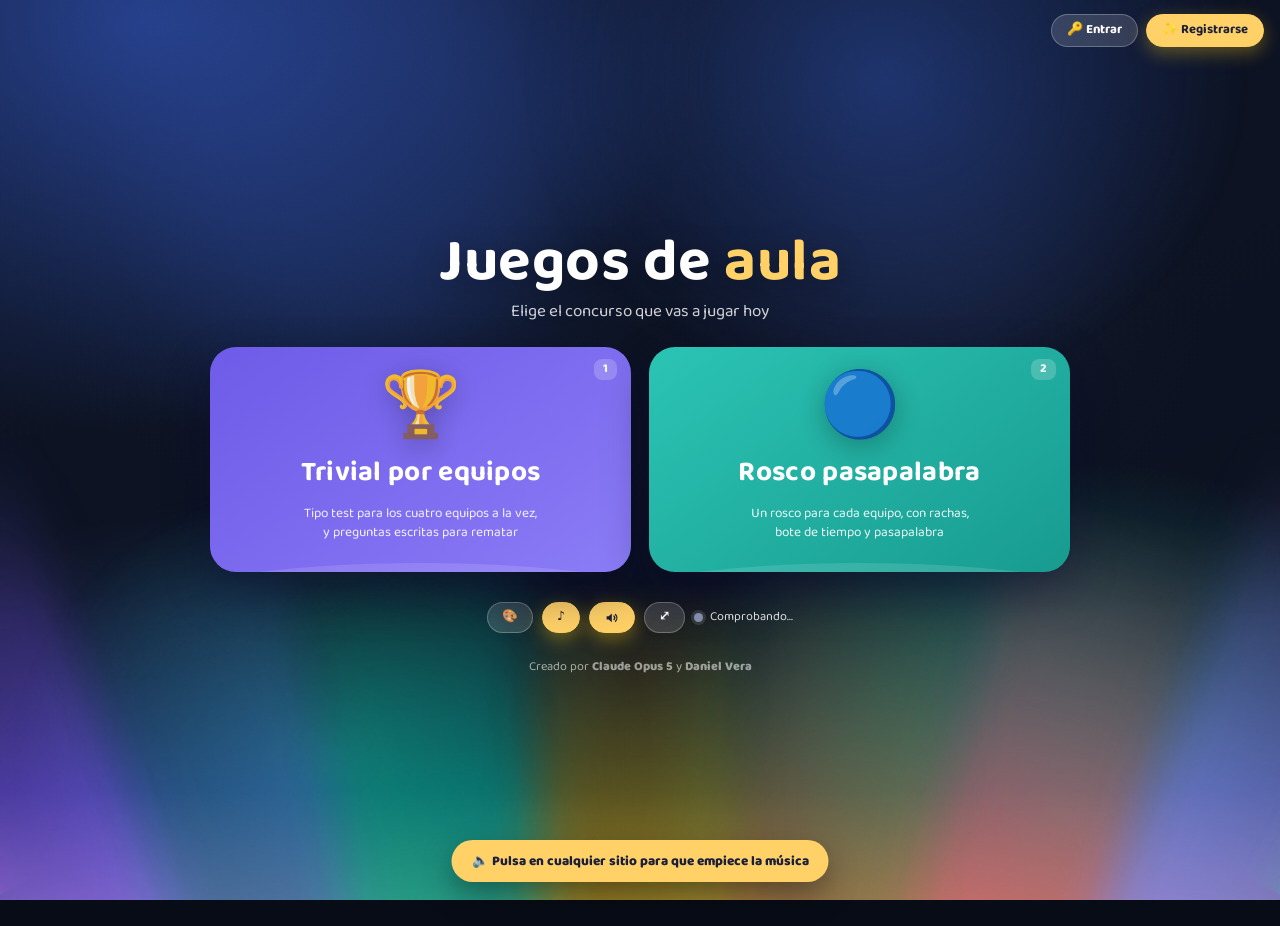
<file: index.html>
<!DOCTYPE html>
<html lang="es">
<head>
<meta charset="UTF-8">
<meta name="viewport" content="width=device-width, initial-scale=1.0, viewport-fit=cover">
<title>Juegos de aula · Trivial y Rosco</title>
<meta name="description" content="Trivial por equipos y Rosco tipo pasapalabra para proyectar en clase.">
<meta name="theme-color" content="#121A2E">
<link rel="icon" href="data:image/svg+xml,<svg xmlns='http://www.w3.org/2000/svg' viewBox='0 0 100 100'><text y='.9em' font-size='90'>🏆</text></svg>">
<link rel="preconnect" href="https://fonts.googleapis.com">
<link rel="preconnect" href="https://fonts.gstatic.com" crossorigin>
<link href="https://fonts.googleapis.com/css2?family=Baloo+2:wght@500;700;800&display=swap" rel="stylesheet">
<link rel="stylesheet" href="css/base.css?v=20261001b">
<link rel="stylesheet" href="css/juegos.css?v=20261001b">
<script src="js/tema.js?v=20261001b"></script>
<script src="js/anim.js?v=20261001b"></script>
<script src="js/rendimiento.js?v=20261001b"></script>
</head>
<body>
<div class="fondo"><i></i><i></i><i></i></div>

<!-- en el móvil no se puede jugar: la web es para proyectar -->
<div class="soloPizarra" id="soloPizarra" hidden>
  <div class="caja-movil">
    <div class="icono">🖥️</div>
    <h1>Esto se proyecta en clase</h1>
    <p><b>Juegos de aula</b> está pensado para la pizarra digital o el proyector: los cuatro
      equipos tienen que ver el marcador y las respuestas a la vez.</p>
    <p class="chico">Ábrelo en el ordenador de clase y a jugar. Desde el móvil se vería
      diminuto y los botones no darían juego.</p>
    <button class="btn" id="movilSeguir">Entrar igualmente</button>
  </div>
</div>
<!-- focos: viven fuera de las vistas para poder encenderse también
     en la pantalla final del trivial y del rosco -->
<div class="focos" id="focos" aria-hidden="true"></div>

<div class="escenario">

  <!-- ==================== MENÚ ==================== -->
  <section class="vista activa" id="vistaMenu">
    <!-- cuenta: «Entrar» y «Registrarse», o el usuario con su menú -->
    <div class="cuentaBar" id="cuentaBar"></div>
    <div class="menu">
      <div class="cabecera">
        <h1 id="tituloGrande">Juegos de <em>aula</em></h1>
        <p id="lema">Elige el concurso que vas a jugar hoy</p>
      </div>

      <!-- paso 1: elegir juego -->
      <div id="paso1" class="paso">
        <div class="eleccion">
          <button class="ficha" data-juego="trivial" style="--tinte:#6E5BE8;--tinte2:#8B7CF6">
            <span class="tecla">1</span>
            <span class="icono">🏆</span>
            <b>Trivial por equipos</b>
            <span>Tipo test para los cuatro equipos a la vez, y preguntas escritas para rematar</span>
          </button>
          <button class="ficha" data-juego="rosco" style="--tinte:#2BC4B4;--tinte2:#189B90">
            <span class="tecla">2</span>
            <span class="icono">🔵</span>
            <b>Rosco pasapalabra</b>
            <span>Un rosco para cada equipo, con rachas, bote de tiempo y pasapalabra</span>
          </button>
        </div>
      </div>

      <!-- paso 2: banco y a jugar -->
      <div id="paso2" class="detalle oculto">
        <button class="volver" id="volver">← Elegir otro juego</button>
        <h2 id="dTitulo"></h2>
        <div class="viz" id="dViz"></div>
        <p class="pitch" id="dPitch"></p>
        <div class="filaEq">
          <span class="etEq">Equipos</span>
          <div class="numEq" id="dEquipos" role="group" aria-label="Número de equipos">
            <button type="button" data-n="1">1</button>
            <button type="button" data-n="2">2</button>
            <button type="button" data-n="3">3</button>
            <button type="button" data-n="4">4</button>
          </div>
          <span class="pistaEq" id="dEqPista"></span>
        </div>
        <div class="filaSel">
          <select class="banco" id="dBanco" aria-label="Banco de preguntas"></select>
          <button class="jugar" id="dJugar">Jugar →</button>
        </div>
        <div class="filaImp">
          <button class="btnHoja oculto" id="dHoja">🖨 Imprimir hoja de respuestas</button>
          <button class="btnHoja oculto" id="dGuia">📄 PDF con las soluciones</button>
          <button class="btnHoja oculto" id="dTirada">🎲 Cambiar las preguntas aleatorias</button>
          <button class="btnHoja" id="dEnlace">🔗 Copiar enlace de juego</button>
        </div>
      </div>

      <div class="barraabajo">
        <button class="chip js-importar">⬆ Gestionar Preguntas</button>
        <button class="chip js-aj" title="Aspecto y sonido" aria-label="Aspecto y sonido">🎨</button>
        <button class="chip js-mus" title="Música" aria-label="Música">♪</button>
        <button class="chip js-sfx" title="Efectos de sonido" aria-label="Efectos de sonido">🔊</button>
        <button class="chip js-full" title="Pantalla completa" aria-label="Pantalla completa">⤢</button>
        <span class="estado"><span class="punto" id="punto"></span><span id="estadoTxt">Comprobando…</span></span>
      </div>

      <p class="creditos">Creado por <b>Claude Opus 5</b> y <b>Daniel Vera</b></p>
    </div>


    <!-- ---- preguntas aleatorias ---- -->
    <div class="capa" id="capaAleatorio">
      <div class="caja caja-izq alea">
        <h2>🎲 Preguntas aleatorias</h2>
        <p class="sub" id="aleSub"></p>
        <div class="aleFila">
          <div class="aleEt"><b>Tipo test</b><span id="aleDispT"></span></div>
          <div class="contador">
            <button type="button" data-paso="t" data-d="-1" aria-label="Una pregunta test menos">−</button>
            <input id="aleT" inputmode="numeric" aria-label="Preguntas tipo test" autocomplete="off">
            <button type="button" data-paso="t" data-d="1" aria-label="Una pregunta test más">+</button>
          </div>
        </div>
        <div class="aleFila">
          <div class="aleEt"><b>Respuesta escrita</b><span id="aleDispE"></span></div>
          <div class="contador">
            <button type="button" data-paso="e" data-d="-1" aria-label="Una pregunta escrita menos">−</button>
            <input id="aleE" inputmode="numeric" aria-label="Preguntas escritas" autocomplete="off">
            <button type="button" data-paso="e" data-d="1" aria-label="Una pregunta escrita más">+</button>
          </div>
        </div>
        <p class="aviso mal oculto" id="aleMal"></p>
        <p class="tenue aleTotal" id="aleTotal"></p>
        <div class="capa-pie">
          <button class="btn" id="aleNo">Cancelar</button>
          <button class="btn principal" id="aleSi">✔ Usar estas preguntas</button>
        </div>
      </div>
    </div>
  </section>

  <!-- ==================== TRIVIAL ==================== -->
  <section class="vista" id="vistaTrivial">
    <div class="cargando" id="cargando">
      <div class="spinner"></div>
      <div id="cargandoTxt">Cargando las preguntas…</div>
    </div>

    <div class="escena">
      <div class="topbar">
        <div class="marca"><b id="titulo">Trivial</b><span id="subtitulo">por equipos</span></div>
        <div class="herramientas">
          <button class="chip js-menu">← Menú</button>
          <button class="chip js-aj">🎨</button>
          <button class="chip js-ancho" title="Aprovechar toda la pantalla">⛶</button>
          <button class="chip js-full" title="Pantalla completa">⤢</button>
          <button class="chip" id="resetBtn" title="Reiniciar">↺</button>
        </div>
      </div>

      <div class="marcador" id="marcador"></div>

      <div class="tarjeta" style="flex:1">
        <div class="cabeza">
          <div class="numpreg" id="numpreg"></div>
          <div class="etiqueta test" id="etiqueta"></div>
        </div>
        <div class="barra"><i id="barra"></i></div>
        <div class="pregunta" id="pregunta"></div>

        <div class="opciones" id="opciones"></div>

        <div class="zonaEscrita oculto" id="zonaEscrita">
          <div class="solucion tapada" id="solucion">
            <div class="pista" id="pista">PULSA «MOSTRAR RESPUESTA»</div>
            <div class="val" id="valor"></div>
          </div>
          <div class="premios" id="premios"></div>
        </div>

        <div class="turnos" id="turnos"></div>
        <div class="pie">
          <button class="btn" id="anterior">← Anterior</button>
          <button class="btn principal" id="siguiente">Siguiente →</button>
        </div>
        <div class="atajos" id="atajosTrivial">
          <kbd>A</kbd><kbd>B</kbd><kbd>C</kbd><kbd>D</kbd> responder ·
          <kbd>←</kbd><kbd>→</kbd> navegar ·
          <kbd>1</kbd>–<kbd>4</kbd> dar punto en las escritas
        </div>
      </div>
    </div>

    <div class="capa" id="capa"><div class="caja" id="cajaTexto"></div></div>
  </section>

  <!-- ==================== ROSCO ==================== -->
  <section class="vista" id="vistaRosco">
    <div class="cargando" id="rcargando">
      <div class="spinner"></div>
      <div>Cargando los roscos…</div>
    </div>

    <div class="escena">
      <div class="topbar">
        <div class="marca"><b id="rtitulo">Rosco</b><span id="rsubtitulo">un rosco por equipo · modo racha</span></div>
        <div class="herramientas">
          <button class="chip js-menu">← Menú</button>
          <button class="chip" id="rcfgBtn">⏱ Tiempos</button>
          <button class="chip js-aj">🎨</button>
          <button class="chip js-ancho" title="Aprovechar toda la pantalla">⛶</button>
          <button class="chip js-full" title="Pantalla completa">⤢</button>
          <button class="chip" id="rresetBtn" title="Reiniciar">↺</button>
        </div>
      </div>

      <div class="marcador" id="rmarcador"></div>

      <div class="zonaRosco">
        <div class="roscocaja" id="rroscocaja">
          <div class="rosco" id="rrosco">
            <div class="centro">
              <div class="gr" id="rletraGrande">A</div>
              <div class="pie" id="rpieCentro"></div>
              <div class="rachaG" id="rrachaG"></div>
            </div>
          </div>
        </div>

        <div class="panel">
          <div class="phead">
            <div class="turnoEt" id="rturnoEt">Turno: Equipo 1</div>
          </div>
          <div class="relojes oculto" id="rrelojes">
            <div class="rel" id="rrelBote"><b id="rboteVal">—</b><span>BOTE DEL EQUIPO</span></div>
            <div class="rel" id="rrelLim"><b id="rlimVal">—</b><span>PARA ESTA LETRA</span></div>
          </div>
          <div class="zonaDef">
            <div class="modo" id="rmodo">EMPIEZA POR</div>
            <div class="definicion" id="rdefinicion"></div>
          </div>

          <!-- la caja de la solución ES el botón de revelar -->
          <button class="sol tapada" id="rsol">
            <span class="hint" id="rsolHint">👁 PULSA PARA VER LA SOLUCIÓN · PARA EL TIEMPO</span>
            <span class="val" id="rsolVal"></span>
          </button>

          <div class="acciones">
            <button class="acc si" id="rokBtn">ACIERTO<small>encadena y sigue</small></button>
            <button class="acc no" id="rnoBtn">FALLO<small>pasa el turno</small></button>
            <button class="acc pp" id="rppBtn">PASAPALABRA<small>queda pendiente</small></button>
          </div>
          <div class="atajos">
            <kbd>A</kbd> acierto · <kbd>F</kbd> fallo · <kbd>espacio</kbd> pasapalabra · <kbd>V</kbd> ver solución
          </div>
        </div>
      </div>
    </div>

    <div class="capa" id="rcapa"><div class="caja" id="rcajaTexto"></div></div>

    <div class="capa" id="rcapaCfg"><div class="caja cfg">
      <h2>⏱ Tiempos</h2>
      <label class="linea"><input type="checkbox" id="rcBote"> Bote de tiempo por equipo</label>
      <div class="linea sub" id="rsubBote">
        <span>Cada equipo dispone de</span>
        <input type="number" id="rcBoteSeg" min="30" max="900" step="15">
        <span>segundos en total, que solo corren en su turno.</span>
      </div>
      <label class="linea"><input type="checkbox" id="rcLim"> Límite de tiempo por pregunta</label>
      <div class="linea sub" id="rsubLim">
        <span>Cada letra se responde en</span>
        <input type="number" id="rcLimSeg" min="5" max="180" step="5">
        <span>segundos. Al agotarse</span>
        <select id="rcLimAcc">
          <option value="pp">pasa palabra y sigue el turno siguiente</option>
          <option value="no">cuenta como fallo</option>
        </select>
      </div>
      <p class="nota">Puedes cambiarlo en mitad de la partida. Cambiar la duración del bote reinicia
        los botes de los cuatro equipos. Sin ningún límite, un equipo fuerte puede encadenar quince
        letras mientras los otros tres esperan: conviene activar al menos el bote.</p>
      <div class="dos">
        <button class="btn" id="rcfgCancel">Cancelar</button>
        <button class="btn principal" id="rcfgOk">Aplicar</button>
      </div>
    </div></div>
  </section>

  <!-- ==================== PREGUNTAS ==================== -->
  <section class="vista" id="vistaImportar">
    <div class="pagina">
      <div class="cab">
        <div>
          <h1 id="impTitulo">⬆ Mis bancos de preguntas</h1>
          <p id="impSub">Aquí añades preguntas nuevas y repasas las que ya tienes.</p>
        </div>
        <div class="nav">
          <button class="chip js-menu">← Menú</button>
          <button class="chip js-aj">🎨 Aspecto</button>
        </div>
      </div>

      <!-- ---- selector de sección: solo se ve una ---- -->
      <div class="secciones">
        <button class="pestana act" data-sec="bancos">🗒 Mis bancos</button>
        <button class="pestana" data-sec="anadir">📥 Añadir o crear</button>
        <button class="pestana" data-sec="ia">🤖 Crear con IA</button>
        <button class="pestana soloAdmin" data-sec="usuarios">👥 Usuarios</button>
      </div>

      <!-- ---- lista ---- -->
      <section class="tarjeta" id="secBancos">
        <div class="cabTarjeta">
          <h2 id="tituloLista">🗒 Mis bancos</h2>
          <div class="grupo">
            <button class="btn soloAdmin" id="btnMigrar" title="Copia al banco general los bancos de la hoja de Google de la versión anterior">⇪ Traer de la hoja antigua</button>
            <button class="btn" id="btnProbar">🔄 Actualizar</button>
          </div>
        </div>
        <div id="estadoConex" class="aviso ojo">Comprobando la conexión…</div>
        <div class="filaPestanas">
          <div class="pestanas">
            <button class="pestana act" data-lista="trivial">🏆 Trivial</button>
            <button class="pestana" data-lista="rosco">🔵 Rosco</button>
          </div>
        </div>
        <div class="listaBancos scrollable" id="listaBancos"></div>
        <p class="tenue" id="pieLista"></p>
      </section>

      <!-- ---- añadir: crear desde cero o importar un CSV ---- -->
      <section class="tarjeta oculto" id="secAnadir">
        <div class="cabTarjeta">
          <h2>📥 Añadir un banco</h2>
          <button class="ayuda" id="btnFormato" title="Cómo es el formato del CSV"
                  aria-label="Cómo es el formato del CSV">?</button>
        </div>

        <div class="crearCero">
          <div class="crearTexto">
            <b>✨ Créalo desde cero</b>
            <span class="tenue">con el editor visual, pregunta a pregunta</span>
          </div>
          <div class="grupo">
            <button class="btn principal" data-crear="trivial">🏆 Nuevo trivial</button>
            <button class="btn principal" data-crear="rosco">🔵 Nuevo rosco</button>
          </div>
        </div>

        <div class="separaO"><span>o impórtalo en CSV</span></div>

        <div id="panelPegar">
          <p class="tenue">Pega lo que te ha dado la IA, o arrastra un archivo <b>.csv</b>. La primera línea
            (<b>TRIVIAL</b> o <b>ROSCO</b>) dice a qué juego va; puede haber varios bancos seguidos.</p>

          <div id="filaNombre">
            <label for="nombreBanco" style="font-weight:800;font-size:13.5px">Nombre del banco (como aparecerá en el menú)</label>
            <input type="text" id="nombreBanco" class="campo"
                   placeholder="Se rellena solo con el título del CSV; puedes cambiarlo">
          </div>

          <div class="soltar" id="soltar">Arrastra aquí un archivo <b>.csv</b> · o pégalo en el cuadro</div>
          <textarea id="entrada" spellcheck="false" autocomplete="off"
            placeholder="TRIVIAL;Repaso de Ciencias&#10;TEST;¿Cuál es la capital de Portugal?;Oporto;Lisboa;Madrid;Braga;B&#10;ESCRITA;¿Cómo se llama el erizo azul de los videojuegos?;Sonic"></textarea>

          <div class="botones reparto">
            <div class="grupo">
              <button class="btn principal" id="btnValidar">Comprobar</button>
              <button class="btn" id="btnGuardar" disabled>Guardar</button>
              <button class="btn" id="btnEditarImp" disabled>✏️ Abrir en el editor</button>
            </div>
            <div class="grupo">
              <button class="btn" id="btnLimpiar">Vaciar</button>
            </div>
          </div>


          <div id="previa"></div>
        </div>
      </section>

    <!-- ---- ventana: resultado de comprobar o de guardar ---- -->
    <div class="capa" id="capaAviso">
      <div class="caja caja-izq cajaAviso">
        <h2 id="avisoTit">📋 Comprobación</h2>
        <div class="avisoCuerpo scrollable" id="resultado"></div>
        <div class="botones" style="margin-top:14px">
          <button class="btn principal" id="avisoCerrar">Cerrar</button>
        </div>
      </div>
    </div>

    <!-- ---- ventana: cómo es el formato del CSV ---- -->
    <div class="capa" id="capaFormato">
      <div class="caja caja-izq">
        <h2>📄 Cómo es el formato</h2>
        <div class="formatoCsv scrollable">
            
            <p>Una línea por elemento, con los campos separados por punto y coma. La primera palabra de cada
              línea dice qué es. Si un texto lleva un <code>;</code> dentro, va entre comillas.</p>
            <pre>TRIVIAL;Título del banco
TEST;Pregunta;opción A;opción B;opción C;opción D;letra correcta
ESCRITA;Pregunta;respuesta</pre>
            <pre>ROSCO;Título del banco
SEGUNDOS;150                     (opcional: bote de cada equipo)
EQUIPO;Equipo 1
LETRA;A;EMPIEZA;definición;solución
LETRA;Ñ;CONTIENE;definición;solución
EQUIPO;Equipo 2
…</pre>
            <p class="tenue">Se puede abrir y editar con Excel. Las líneas que empiezan por # se ignoran.</p>
          
        </div>
        <div class="botones" style="margin-top:14px">
          <button class="btn principal" id="fmtCerrar">Entendido</button>
        </div>
      </div>
    </div>

      <!-- ---- generar con una IA ---- -->
      <section class="tarjeta oculto" id="secIA">
        <h2>🤖 Generar las preguntas con una IA</h2>
        <div id="panelIA">
          <p>Pídele el banco entero a una IA con uno de estos prompts: te lo devolverá en CSV, línea a
            línea, y solo hay que pegarlo en <b>📥 Añadir o crear</b>. Cambia lo que va
            <code>ENTRE CORCHETES</code> (curso, temas, número de preguntas…).</p>
          <div class="botones reparto">
            <div class="grupo">
              <button class="btn principal" data-prompt="trivial">🏆 Prompt para el Trivial</button>
              <button class="btn principal" data-prompt="rosco">🔵 Prompt para el Rosco</button>
            </div>
            <div class="grupo">
              <button class="btn" id="btnComoVa">💡 ¿Cómo funciona?</button>
            </div>
          </div>
          <div id="zonaPrompt" class="oculto">
            <textarea id="promptTexto" spellcheck="false"
              aria-label="Texto del prompt, se puede editar"></textarea>
            <!-- una sola fila: nota a la izquierda, «Copiar» en el centro y
                 «Restaurar» a la derecha. Así el botón de copiar queda con el
                 mismo aire por arriba (hasta la caja del prompt) que por abajo
                 (hasta las cajas de las IA) -->
            <div class="filaCopiar">
              <span class="tenue" id="promptNota">Puedes editarlo: los cambios se guardan solos.</span>
              <button class="btn principal" id="btnCopiarPrompt">📋 Copiar el prompt</button>
              <button class="mini" id="btnRestaurar">↺ Restaurar el prompt</button>
            </div>

            <div class="dosIA">
              <div class="grupoIA">
                <p class="tenue">↗ <b>Con el prompt ya escrito</b><br>solo hay que enviarlo</p>
                <div class="botones centrado" style="margin-top:0">
                  <button class="btn ia" data-ia="chatgpt">ChatGPT</button>
                  <button class="btn ia" data-ia="claude">Claude</button>
                </div>
              </div>
              <div class="grupoIA">
                <p class="tenue">📋 <b>Hay que pegarlo a mano</b><br>ábrelas y pega con Ctrl+V</p>
                <div class="botones centrado" style="margin-top:0">
                  <button class="btn ia" data-ia="gemini">Gemini</button>
                  <button class="btn ia" data-ia="deepseek">DeepSeek</button>
                </div>
              </div>
            </div>
            <p class="aviso oculto" id="promptAviso"></p>
            <p class="tenue" style="text-align:center;margin:0">
              En las cuatro hay que tener la sesión iniciada allí.</p>
          </div>
          <div id="zonaComo" class="oculto">
            <ol>
              <li>Copia el prompt y pégaselo a la IA (Claude, ChatGPT, Gemini…). Cambia lo que está
                <code>ENTRE CORCHETES</code>: curso, temas, número de preguntas o de equipos…</li>
              <li>La IA contesta con un bloque de texto que empieza por <code>TRIVIAL;</code> o <code>ROSCO;</code>.
                Cópialo entero (casi todas tienen un botón «Copiar» en la esquina del bloque).</li>
              <li>Ve a <b>📥 Añadir o crear</b>, pégalo y pulsa <b>Comprobar</b>. Si alguna línea falla, sale su
                número: pégale los mensajes a la IA tal cual, o abre el banco en el <b>✏️ editor</b> y corrígelo allí.</li>
              <li>Con todo en verde, pulsa <b>Guardar</b>. Ya aparece en el menú de juego.</li>
            </ol>
            <p class="tenue">Repasa siempre las respuestas antes de clase: las IA fallan más de lo que
              parece con datos de actualidad, récords y nombres propios poco comunes.</p>
          </div>
        </div>
      </section>

      <!-- ---- usuarios (solo administrador) ---- -->
      <section class="tarjeta oculto soloAdmin" id="secUsuarios">
        <div class="cabTarjeta">
          <h2 id="usTitulo">👥 Usuarios</h2>
          <div class="grupo">
            <button class="btn oculto" id="usVolver">← Todos los usuarios</button>
            <button class="btn" id="usRecargar">🔄 Actualizar</button>
          </div>
        </div>
        <div id="usEstado" class="aviso ojo oculto"></div>
        <div id="usVista">
          <div class="listaBancos scrollable alta" id="usLista"></div>
        </div>
        <div id="usDetalle" class="oculto">
          <div class="barraSel">
            <label class="selTodos"><input type="checkbox" id="usTodos"> Todos</label>
            <span class="tenue" id="usCuenta">Ninguno seleccionado</span>
            <div class="acc">
              <button class="mini" id="usRenombrar" disabled>🏷 Renombrar</button>
              <button class="mini" id="usCopiar" disabled>⇪ Copiar al banco general</button>
              <button class="mini rojo" id="usBorrar" disabled>🗑 Borrar</button>
            </div>
          </div>
          <div class="listaBancos scrollable alta" id="usBancos"></div>
        </div>
        <p class="tenue" id="usPie"></p>
      </section>
    </div>

  </section>


  <!-- ==================== EDITOR ==================== -->
  <!-- lo construye js/editor.js la primera vez que se abre -->
  <section class="vista" id="vistaEditor"></section>

</div>

<script src="js/audio.js?v=20261001b"></script>
<script src="js/dialogo.js?v=20261001b"></script>
<script src="js/fx.js?v=20261001b"></script>
<script src="js/fondo.js?v=20261001b"></script>
<script src="js/hoja.js?v=20261001b"></script>
<script src="js/vendor/supabase.js?v=2.116.0"></script>
<script src="js/config.js?v=20261001b"></script>
<script src="js/nube.js?v=20261001b"></script>
<script src="js/csv.js?v=20261001b"></script>
<script src="js/store.js?v=20261001b"></script>
<script src="js/ajustes.js?v=20261001b"></script>
<script src="js/trivial.js?v=20261001b"></script>
<script src="js/rosco.js?v=20261001b"></script>
<script src="js/importar.js?v=20261001b"></script>
<script src="js/editor.js?v=20261001b"></script>
<script src="js/admin.js?v=20261001b"></script>
<script src="js/cuenta.js?v=20261001b"></script>
<script src="js/menu.js?v=20261001b"></script>
<script src="js/app.js?v=20261001b"></script>
</body>
</html>
</file>
<file: css/base.css>
/* =========================================================
   Trivial & Rosco de aula · hoja de estilo común
   Reglas de rendimiento (proyector de aula, portátil modesto):
   - sólo se animan transform y opacity
   - ninguna animación de feedback pasa de 420 ms
   - nada bloquea la acción del maestro: el estado cambia ya,
     la animación es decorado que va por detrás
   ========================================================= */

*{margin:0;padding:0;box-sizing:border-box}

:root{
  /* ---- superficies y texto (los temas oscuros los cambian) ---- */
  --panel:#ffffff;
  --ink:#151A3A;
  --muted:#7A8199;
  --line:#E4E7F2;
  --soft:#F4F6FC;
  --calido:#FFF8EE;        /* cajas de "solución" */
  --calido-borde:#F0C98A;
  --calido-texto:#B8560C;
  --calido-tenue:#C2610F;

  /* ---- color de marca ---- */
  --violeta:#6E5BE8;
  --violeta2:#8B7CF6;
  --turquesa:#2BC4B4;
  --oro:#F5C518;
  --coral:#FF5D73;
  --verde:#22A45D;
  --naranja:#FF8A3D;
  --azul:#4C8DFF;

  /* ---- fondo ---- */
  --bgA:#6E5BE8;           /* halo superior izquierdo */
  --bgB:#2BC4B4;           /* halo inferior derecho */
  --bgC:#3A2E8C;           /* degradado base, arriba */
  --bgD:#241a63;           /* degradado base, abajo */
  --orb1:#7C5BF0; --orb2:#22C7B6; --orb3:#F5C518;

  /* ---- equipos ---- */
  --e1:#4C8DFF; --e2:#FF8A3D; --e3:#2BC4B4; --e4:#FF5D73;

  --r-l:14px; --r-m:18px; --r-xl:26px;
  --sombra:0 22px 55px rgba(12,8,50,.38);
  --rapido:.16s cubic-bezier(.2,.8,.3,1);
}

/* =========================================================
   TEMAS · solo cambian variables, nunca estructura
   ========================================================= */

/* Atardecer — naranjas y magentas, muy cálido en proyector */
:root[data-tema="atardecer"]{
  --violeta:#F2643C; --violeta2:#FF8E4A; --turquesa:#F7B32B; --oro:#FFD166;
  --bgA:#FF7A3D; --bgB:#C74BD8; --bgC:#7C2D6B; --bgD:#3B1550;
  --orb1:#FF8A5B; --orb2:#D45BE0; --orb3:#FFD166;
}

/* Bosque — verdes y dorado */
:root[data-tema="bosque"]{
  --violeta:#2FA36B; --violeta2:#49C98A; --turquesa:#8CC63F; --oro:#F2C14E;
  --bgA:#31A96F; --bgB:#9BD84A; --bgC:#15532F; --bgD:#0A3220;
  --orb1:#3FBF7F; --orb2:#A8DC55; --orb3:#F2C14E;
}

/* Océano — azules profundos y cian */
:root[data-tema="oceano"]{
  --violeta:#1E6FE0; --violeta2:#3E9BFF; --turquesa:#23D6D6; --oro:#FFD166;
  --bgA:#2B7FE8; --bgB:#23D6D6; --bgC:#0B3E77; --bgD:#06233F;
  --orb1:#2F86F0; --orb2:#2BD9D9; --orb3:#8CE0FF;
}

/* Caramelo — rosa y lila, el más infantil */
:root[data-tema="caramelo"]{
  --violeta:#E84E9C; --violeta2:#FF7BC0; --turquesa:#59C9F0; --oro:#FFC93C;
  --bgA:#FF7EC4; --bgB:#66D3F5; --bgC:#B94BAE; --bgD:#6A3AA8;
  --orb1:#FF8ACB; --orb2:#7ADCF7; --orb3:#FFE06B;
}

/* Pizarra — oscuro sobrio, el que mejor se ve con la luz apagada */
:root[data-tema="pizarra"]{
  --panel:#1B2136; --ink:#EDF2FF; --muted:#94A1C4; --line:#2E3755; --soft:#232B45;
  --calido:#2A2438; --calido-borde:#6B5730; --calido-texto:#FFD79A; --calido-tenue:#F0B860;
  --violeta:#4C8DFF; --violeta2:#7AB0FF; --turquesa:#2BC4B4; --oro:#FFD166;
  --bgA:#26408B; --bgB:#1E6E68; --bgC:#121A2E; --bgD:#080C16;
  --orb1:#2C4BA0; --orb2:#1E7A72; --orb3:#3A4A80;
  --sombra:0 22px 55px rgba(0,0,0,.55);
}

/* Neón — fucsia y cian sobre casi negro */
:root[data-tema="neon"]{
  --panel:#151033; --ink:#F4ECFF; --muted:#A99BD6; --line:#2F2463; --soft:#1D1747;
  --calido:#2A1748; --calido-borde:#6D3E8F; --calido-texto:#FFD1F5; --calido-tenue:#FF8AE2;
  --violeta:#FF3CAC; --violeta2:#B14BF0; --turquesa:#00F5D4; --oro:#FEE440;
  --bgA:#FF3CAC; --bgB:#00CFC1; --bgC:#1B0A3A; --bgD:#0A0418;
  --orb1:#E23CC0; --orb2:#00D8C6; --orb3:#7A3CF0;
  --sombra:0 22px 60px rgba(0,0,0,.6);
}

/* Arena — terracota y turquesa sobre tostado, cálido y tranquilo */
:root[data-tema="arena"]{
  --violeta:#D0703A; --violeta2:#E8915A; --turquesa:#2BB3A0; --oro:#F5C518;
  --bgA:#E0A15A; --bgB:#3FB7A6; --bgC:#8F4F2C; --bgD:#4A2614;
  --orb1:#E8904F; --orb2:#45C2B0; --orb3:#F5C518;
}

/* Galaxia — violeta y rosa nebulosa sobre noche cerrada */
:root[data-tema="galaxia"]{
  --panel:#18132D; --ink:#F2EEFF; --muted:#A79DCC; --line:#2E2654; --soft:#211B3E;
  --calido:#2B2140; --calido-borde:#6E5A36; --calido-texto:#FFE0A3; --calido-tenue:#F2BF62;
  --violeta:#8B7CF6; --violeta2:#B3A4FF; --turquesa:#5CE1E6; --oro:#FFD166;
  --bgA:#5B3FD1; --bgB:#C2408F; --bgC:#140F2E; --bgD:#07050F;
  --orb1:#6A4CE0; --orb2:#D0509C; --orb3:#4C8DFF;
  --sombra:0 22px 60px rgba(0,0,0,.6);
}

html,body{height:100%}
body{
  font-family:"Baloo 2","Trebuchet MS","Segoe UI",system-ui,sans-serif;
  color:var(--ink);
  background:var(--bgD);
  overflow:hidden;
  -webkit-font-smoothing:antialiased;
}

/* ---------- fondo animado (dos capas, GPU, sin repintados) ---------- */
.fondo{position:fixed;left:50%;top:50%;width:240vmax;height:240vmax;
  margin:-120vmax 0 0 -120vmax;z-index:-2;overflow:hidden;
  /* cuadrado enorme centrado: por mucho que gire, nunca asoma una esquina.
     El giro lo lleva el JS en --fg, con la velocidad subiendo y bajando
     poco a poco, así que arranca y se detiene sin cortes */
  transform:rotate(var(--fg,0deg));
  will-change:transform;
  background:
    radial-gradient(70vmax 52vmax at 34% 36%,var(--bgA) 0,transparent 62%),
    radial-gradient(64vmax 48vmax at 64% 62%,var(--bgB) 0,transparent 58%),
    linear-gradient(160deg,var(--bgC) 0%,var(--bgD) 100%);
  transition:background .35s ease}
/* segunda capa de color girando al revés: los tonos se cruzan y se funden
   alrededor del centro en vez de quedarse quietos */
.fondo::after{content:"";position:absolute;inset:0;pointer-events:none;
  transform:rotate(var(--fg2,0deg));will-change:transform;opacity:.6;
  background:
    radial-gradient(46vmax 40vmax at 58% 38%,var(--orb1) 0,transparent 62%),
    radial-gradient(42vmax 36vmax at 40% 60%,var(--orb2) 0,transparent 60%)}
.fondo i{position:absolute;border-radius:50%;filter:blur(60px);opacity:.34;
  will-change:transform;animation:deriva 22s ease-in-out infinite alternate}
.fondo i:nth-child(1){width:34vmax;height:34vmax;left:34%;top:33%;background:var(--orb1)}
.fondo i:nth-child(2){width:30vmax;height:30vmax;right:33%;bottom:33%;background:var(--orb2);animation-duration:28s;animation-delay:-6s}
.fondo i:nth-child(3){width:20vmax;height:20vmax;left:55%;top:40%;background:var(--orb3);opacity:.16;animation-duration:34s;animation-delay:-12s}
@keyframes deriva{from{transform:translate3d(0,0,0) scale(1)}to{transform:translate3d(4vmax,3vmax,0) scale(1.14)}}

#confeti{position:fixed;inset:0;z-index:70;pointer-events:none}

/* ---------- estructura ---------- */
.escena{width:min(1240px,96vw);height:min(calc(100vh - 18px),860px);
  margin:0 auto;display:flex;flex-direction:column;gap:10px;padding:9px 0}

.topbar{display:flex;align-items:center;justify-content:space-between;gap:12px}
.marca{display:flex;align-items:baseline;gap:10px;color:#fff;min-width:0}
.marca b{font-size:clamp(17px,2.1vw,27px);letter-spacing:.4px;white-space:nowrap;
  overflow:hidden;text-overflow:ellipsis;text-shadow:0 3px 14px rgba(0,0,0,.28)}
.marca span{font-size:12px;opacity:.72;white-space:nowrap}
.herramientas{display:flex;gap:7px;flex:0 0 auto}

.chip{background:rgba(255,255,255,.15);color:#fff;border:1px solid rgba(255,255,255,.26);
  padding:7px 14px;border-radius:999px;font-size:12.5px;font-weight:700;cursor:pointer;
  backdrop-filter:blur(8px);transition:transform var(--rapido),background var(--rapido);
  font-family:inherit;line-height:1.15;
  display:inline-flex;align-items:center;justify-content:center;text-align:center;
  text-decoration:none;white-space:nowrap}
.chip:hover{background:rgba(255,255,255,.3);transform:translateY(-2px)}
.chip:active{transform:translateY(0) scale(.96)}
.chip.on{background:var(--oro);color:#1B1F3B;border-color:var(--oro);box-shadow:0 6px 18px rgba(245,197,24,.4)}

/* ---------- marcador de equipos ---------- */
.marcador{display:grid;grid-template-columns:repeat(var(--neq,4),1fr);gap:9px}
.eq{position:relative;overflow:hidden;border-radius:var(--r-l);padding:8px 12px;color:#fff;
  background:rgba(255,255,255,.1);border:1px solid rgba(255,255,255,.18);
  display:flex;align-items:center;justify-content:space-between;gap:6px;
  transition:transform .2s cubic-bezier(.2,.9,.3,1),background .2s,box-shadow .2s;
  will-change:transform}
.eq::before{content:"";position:absolute;inset:0 auto 0 0;width:5px;background:var(--c)}
.eq .nm{font-size:clamp(13.5px,1.05vw,19px);font-weight:800;opacity:.95;padding-left:7px;
  white-space:nowrap;overflow:hidden;text-overflow:ellipsis}
/* el nombre del equipo se puede cambiar pulsando sobre el: es un campo
   de texto disfrazado de etiqueta, y al escribir en el las teclas del
   juego quedan desactivadas solas */
input.nm{font-family:inherit;color:inherit;background:transparent;border:0;
  border-radius:6px;min-width:0;flex:1 1 auto;padding:2px 4px 2px 7px;cursor:text;
  transition:background .15s,box-shadow .15s}
input.nm::placeholder{color:inherit;opacity:.5}
@media (hover:hover) and (pointer:fine){input.nm:hover{background:rgba(127,127,127,.18)}}
input.nm:focus{outline:0;background:rgba(127,127,127,.22);box-shadow:0 0 0 2px var(--c)}
.eq .der{display:flex;flex-direction:column;align-items:flex-end;gap:1px;flex:0 0 auto}
.eq .pt{font-size:clamp(19px,2.5vw,30px);font-weight:800;line-height:1;font-variant-numeric:tabular-nums}
.eq .tm{font-size:10.5px;font-weight:700;opacity:.85;font-variant-numeric:tabular-nums}
.eq .tm.bajo{color:#FFD2D8}
.eq.turno{background:var(--panel);color:var(--ink);transform:translateY(-4px) scale(1.02);
  box-shadow:0 14px 30px rgba(0,0,0,.34),0 0 0 3px var(--c)}
.eq.turno .tm.bajo{color:#D93E52}
.eq.fuera{opacity:.42;filter:grayscale(.5)}
.eq .prog{position:absolute;left:0;right:0;bottom:0;height:3px;background:rgba(255,255,255,.22)}
.eq .prog i{display:block;height:100%;background:var(--c);transition:width .35s ease}
.eq.sube .pt{animation:rebote .42s cubic-bezier(.2,1.4,.4,1)}
@keyframes rebote{0%{transform:scale(1)}38%{transform:scale(1.5)}100%{transform:scale(1)}}
.eq .flota{position:absolute;right:12px;top:6px;font-weight:800;font-size:15px;color:var(--verde);
  pointer-events:none;animation:flota .85s ease-out forwards}
@keyframes flota{0%{opacity:0;transform:translateY(6px)}20%{opacity:1}100%{opacity:0;transform:translateY(-22px)}}
.eq .racha{position:absolute;left:50%;bottom:5px;transform:translateX(-50%);
  font-size:10px;font-weight:800;letter-spacing:.6px;color:var(--oro);text-shadow:0 1px 6px rgba(0,0,0,.4)}
.eq.turno .racha{color:#C2610F;text-shadow:none}

/* ---------- panel blanco ---------- */
.tarjeta{background:var(--panel);border-radius:var(--r-xl);box-shadow:var(--sombra);
  padding:clamp(13px,1.9vw,22px);display:flex;flex-direction:column;gap:11px;min-height:0}

.etiqueta{font-size:11px;font-weight:800;padding:5px 12px;border-radius:999px;letter-spacing:.6px}
.etiqueta.test{background:color-mix(in srgb,var(--turquesa) 18%,var(--panel));color:color-mix(in srgb,var(--turquesa) 75%,var(--ink))}
.etiqueta.escrita{background:var(--calido);color:var(--calido-tenue)}
.numpreg{font-size:12px;font-weight:800;color:var(--muted);letter-spacing:1px}

.barra{height:6px;background:var(--soft);border-radius:99px;overflow:hidden}
.barra i{display:block;height:100%;width:0;border-radius:99px;
  background:linear-gradient(90deg,var(--violeta),var(--turquesa));transition:width .35s ease}

/* botones genéricos */
/* los botones se centran a mano: si un contenedor lleva text-align:left
   (el panel de ajustes, por ejemplo), la etiqueta se iba a la izquierda */
.btn{border:0;border-radius:var(--r-l);padding:12px 16px;font-weight:800;font-size:15px;cursor:pointer;
  background:var(--soft);color:var(--ink);font-family:inherit;line-height:1.2;
  display:inline-flex;align-items:center;justify-content:center;gap:6px;text-align:center;
  text-decoration:none;
  transition:transform var(--rapido),background var(--rapido),filter var(--rapido)}
.btn:hover{background:color-mix(in srgb,var(--soft) 80%,var(--line));transform:translateY(-2px)}
.btn:active{transform:translateY(0) scale(.98)}
.btn.principal{background:linear-gradient(135deg,var(--violeta),var(--violeta2));color:#fff;
  box-shadow:0 10px 24px rgba(110,91,232,.42)}
.btn.principal:hover{filter:brightness(1.08)}
.btn:disabled{opacity:.4;cursor:not-allowed;transform:none}

/* ---------- capa modal ---------- */
.capa{position:fixed;inset:0;background:rgba(16,10,52,.82);display:none;align-items:center;
  justify-content:center;z-index:60;backdrop-filter:blur(5px);padding:14px}
.capa.ver{display:flex;animation:aparece .18s ease-out}
/* los diálogos propios siempre por encima de cualquier otra ventana (p. ej. Ajustes) */
#capaDialogo{z-index:85}
@keyframes aparece{from{opacity:0}to{opacity:1}}
.caja{background:var(--panel);border-radius:var(--r-xl);padding:26px 24px;text-align:center;
  width:min(640px,94vw);max-height:min(92vh,92dvh);overflow:hidden;
  display:flex;flex-direction:column;gap:0;
  animation:surge .34s cubic-bezier(.2,1.25,.35,1)}
/* si la lista de equipos no cabe, se desplaza ELLA y los botones siguen
   siempre a la vista */
.caja .filas{flex:1 1 auto;min-height:0;overflow:auto;
  /* las filas entran deslizándose de lado: sin esto, durante esa entrada
     asomaba un segundo una barra de desplazamiento horizontal. El margen
     negativo con su relleno deja sitio para el movimiento sin recortarlo. */
  overflow-x:hidden;margin:0 -24px;padding:4px 24px}
.caja .capa-pie{flex:0 0 auto}
@keyframes surge{from{transform:scale(.88) translateY(10px);opacity:0}to{transform:none;opacity:1}}
.caja h2{font-size:clamp(21px,3vw,28px);margin-bottom:5px}
.caja .sub{color:var(--muted);font-size:14px;margin-bottom:15px}
.filas{display:grid;gap:8px}
.fila-r{display:flex;align-items:center;justify-content:space-between;padding:11px 15px;
  border-radius:var(--r-m);font-weight:800;color:#fff;opacity:0;
  animation:entra .34s cubic-bezier(.2,.9,.3,1) forwards}
/* el desplazamiento inicial va DENTRO del fotograma: si estuviera en la
   regla base, un estilo de animación que no tocara transform dejaría la
   fila desplazada a la izquierda para siempre */
@keyframes entra{from{opacity:0;transform:translateX(-18px)}to{opacity:1;transform:none}}
.fila-r.si{background:var(--verde)}
.fila-r.no{background:color-mix(in srgb,var(--muted) 55%,var(--panel))}
.fila-r .r{font-size:18px;font-variant-numeric:tabular-nums}

/* ---------- aviso de móvil ---------- */
.soloPizarra{position:fixed;inset:0;z-index:200;display:flex;align-items:center;justify-content:center;
  padding:22px;background:linear-gradient(160deg,var(--bgC) 0%,var(--bgD) 100%)}
.soloPizarra[hidden]{display:none}
.caja-movil{width:min(440px,100%);background:var(--panel);border-radius:var(--r-xl);
  padding:26px 22px;text-align:center;box-shadow:var(--sombra);
  display:flex;flex-direction:column;gap:12px;align-items:center}
.caja-movil .icono{font-size:52px;line-height:1}
.caja-movil h1{font-size:23px;line-height:1.2;color:var(--ink)}
.caja-movil p{font-size:14.5px;line-height:1.55;color:var(--ink);opacity:.9}
.caja-movil p.chico{font-size:12.5px;color:var(--muted)}
.caja-movil .btn{margin-top:4px}

/* ---------- utilidades ---------- */
.oculto{display:none !important}
a.limpio{color:inherit;text-decoration:none}
.cargando{position:fixed;inset:0;display:flex;align-items:center;justify-content:center;
  flex-direction:column;gap:14px;color:#fff;z-index:80;background:rgba(26,18,74,.92)}
.spinner{width:42px;height:42px;border-radius:50%;border:4px solid rgba(255,255,255,.25);
  border-top-color:#fff;animation:giro .7s linear infinite}
@keyframes giro{to{transform:rotate(360deg)}}

/* Si el sistema pide «reducir movimiento», la web arranca con el estilo
   Calma (ver js/anim.js), pero si el maestro elige otro se respeta: aquí
   ya no se apaga nada por decreto. El estilo «Calma» y el ajuste del
   sistema hacen el mismo trabajo sin impedir los demás. */
:root[data-anim="calma"] .fondo i{animation:none}

/* ---------- aviso de «pulsa para que suene» ---------- */
.aviso-sonido{position:fixed;left:50%;bottom:18px;z-index:80;pointer-events:none;
  transform:translate(-50%,22px);opacity:0;
  background:var(--oro);color:#1B1F3B;font-weight:800;font-size:13.5px;
  padding:10px 20px;border-radius:999px;box-shadow:0 12px 30px rgba(0,0,0,.35);
  transition:opacity .3s ease,transform .35s cubic-bezier(.2,1.2,.3,1)}
.aviso-sonido.ver{opacity:1;transform:translate(-50%,0);animation:pulsoAviso 1.9s ease-in-out infinite}
@keyframes pulsoAviso{0%,100%{box-shadow:0 12px 30px rgba(0,0,0,.35)}
  50%{box-shadow:0 12px 42px color-mix(in srgb,var(--oro) 65%,transparent)}}
</file>
<file: css/juegos.css>
/* =========================================================
   Juegos de aula · estilos de las tres vistas
   (el menú, el trivial y el rosco viven en la misma página:
    así la música no se corta al pasar de una a otra y las
    transiciones pueden animarse de verdad)
   ========================================================= */

/* ---------- escenario y transiciones entre vistas ---------- */
.escenario{position:relative;min-height:100vh}
/* la escena de juego se centra en la pantalla: en monitores altos o a
   pantalla completa ya no se queda pegada arriba (los márgenes automáticos
   centran sin recortar cuando el contenido es más alto que la ventana) */
#vistaTrivial.activa,#vistaRosco.activa{display:flex}
#vistaTrivial .escena,#vistaRosco .escena{margin:auto}
.vista{position:absolute;inset:0;overflow:auto;opacity:0;pointer-events:none;visibility:hidden;
  transform:var(--vista-entra);filter:blur(var(--vista-blur));
  transition:opacity var(--dur-vista) var(--ease-vista),
             transform var(--dur-vista) var(--ease-vista),
             filter var(--dur-vista) var(--ease-vista),
             visibility 0s linear var(--dur-vista)}
.vista.activa{opacity:1;pointer-events:auto;visibility:visible;transform:none;filter:none;
  position:relative;height:100dvh;overflow:auto;-webkit-overflow-scrolling:touch;
  transition:opacity var(--dur-vista) var(--ease-vista),
             transform var(--dur-vista) var(--ease-vista),
             filter var(--dur-vista) var(--ease-vista),
             visibility 0s linear 0s}
.vista.saliendo{opacity:0;visibility:visible;transform:var(--vista-sale);filter:blur(var(--vista-blur))}

/* ===================== MENÚ ===================== */

.menu{min-height:100vh;display:flex;flex-direction:column;align-items:center;
  justify-content:center;padding:26px 16px 18px;gap:22px}
.cabecera{text-align:center;color:#fff}
.cabecera h1{font-size:clamp(30px,6vw,60px);line-height:1.05;letter-spacing:.5px;
  text-shadow:0 6px 30px rgba(0,0,0,.35);animation:bajaEntra .5s cubic-bezier(.2,1.1,.3,1)}
.cabecera h1 em{font-style:normal;color:var(--oro)}
.cabecera p{opacity:.8;font-size:clamp(13px,1.7vw,17px);margin-top:4px}
@keyframes bajaEntra{from{opacity:0;transform:translateY(-14px)}to{opacity:1;transform:none}}

/* ---------- paso 1: elegir juego ---------- */
.eleccion{display:grid;grid-template-columns:repeat(auto-fit,minmax(270px,1fr));gap:18px;
  width:min(860px,94vw)}
.ficha{position:relative;overflow:hidden;border:0;cursor:pointer;font-family:inherit;color:#fff;
  border-radius:var(--r-xl);padding:30px 22px;text-align:center;display:flex;flex-direction:column;
  align-items:center;gap:9px;background:linear-gradient(145deg,var(--tinte),var(--tinte2));
  box-shadow:0 20px 45px rgba(10,6,45,.42);
  opacity:0;transform:translateY(20px);animation:sube .42s cubic-bezier(.2,1,.3,1) forwards;
  transition:transform .18s cubic-bezier(.2,.9,.3,1),box-shadow .18s}
.ficha:nth-child(2){animation-delay:.08s}
@keyframes sube{to{opacity:1;transform:none}}
.ficha:hover{transform:translateY(-6px) scale(1.015);box-shadow:0 28px 55px rgba(10,6,45,.5)}
.ficha:active{transform:translateY(-2px) scale(.99)}
.ficha::after{content:"";position:absolute;inset:auto -40% -70% -40%;height:190px;border-radius:50%;
  background:#fff;opacity:.12;transform:translateY(24px);transition:transform .25s ease}
.ficha:hover::after{transform:translateY(4px)}
.ficha .icono{font-size:clamp(44px,6vw,64px);line-height:1;filter:drop-shadow(0 6px 14px rgba(0,0,0,.3));
  transition:transform .2s cubic-bezier(.2,1.4,.4,1)}
.ficha:hover .icono{transform:scale(1.1) rotate(-4deg)}
.ficha b{font-size:clamp(21px,2.8vw,28px);letter-spacing:.3px}
.ficha span{font-size:13.5px;opacity:.9;line-height:1.4;max-width:30ch}
.ficha .tecla{position:absolute;top:12px;right:14px;background:rgba(255,255,255,.22);
  border-radius:8px;padding:2px 9px;font-size:12.5px;font-weight:800}
.pistaTeclas{color:#fff;opacity:.72;font-size:13px;text-align:center}

/* ---------- paso 2: el juego elegido ---------- */
.detalle{width:min(560px,94vw);background:var(--panel);border-radius:var(--r-xl);padding:22px;
  box-shadow:var(--sombra);display:flex;flex-direction:column;gap:13px;position:relative;overflow:hidden}
.detalle.reentra{animation:entraDetalle .26s cubic-bezier(.2,1,.3,1)}
@keyframes entraDetalle{from{opacity:0;transform:translateY(14px) scale(.98)}to{opacity:1;transform:none}}
.detalle h2{font-size:clamp(21px,2.7vw,28px);display:flex;align-items:center;gap:9px}
.detalle .pitch{color:var(--muted);font-size:14.5px;line-height:1.5}
.detalle .datos{display:flex;gap:7px;flex-wrap:wrap}
.pill{background:var(--soft);border:1px solid var(--line);border-radius:999px;
  padding:4px 11px;font-size:11.5px;font-weight:700;color:var(--ink)}

.viz{height:118px;border-radius:var(--r-m);background:var(--soft);border:1px solid var(--line);
  position:relative;overflow:hidden;flex:0 0 auto}
.miniopts{position:absolute;inset:11px;display:grid;grid-template-columns:1fr 1fr;gap:8px}
.miniopt{border-radius:10px;background:var(--panel);border:2px solid var(--line);display:flex;
  align-items:center;gap:7px;padding:0 10px;font-size:11.5px;font-weight:700;color:var(--muted);
  transition:transform .2s,border-color .2s,background .2s,color .2s}
.miniopt b{width:21px;height:21px;border-radius:6px;background:var(--oc);color:#fff;
  display:flex;align-items:center;justify-content:center;font-size:11px;flex:0 0 auto}
.miniopt.hit{border-color:var(--verde);background:color-mix(in srgb,var(--verde) 14%,var(--panel));color:var(--verde);transform:scale(1.04)}
.minirosco{position:absolute;inset:0;display:flex;align-items:center;justify-content:center}
.minicirc{position:relative;width:104px;height:104px}
.minil{position:absolute;width:20px;height:20px;border-radius:50%;background:var(--panel);
  border:2px solid var(--line);color:var(--muted);font-size:10px;font-weight:800;
  display:flex;align-items:center;justify-content:center;transform:translate(-50%,-50%);
  transition:background .25s,color .25s,border-color .25s}
.minil.on{background:var(--turquesa);border-color:var(--turquesa);color:#fff}
.minicentro{position:absolute;left:50%;top:50%;transform:translate(-50%,-50%);
  font-size:27px;font-weight:800;color:var(--ink)}

/* ---------- cuántos equipos juegan ---------- */
.filaEq{display:flex;align-items:center;gap:11px;flex-wrap:wrap}
.filaEq .etEq{font-size:13px;font-weight:800;color:var(--muted);letter-spacing:.3px;
  text-transform:uppercase}
.numEq{display:flex;gap:6px;background:var(--soft);border-radius:999px;padding:4px}
.numEq button{width:38px;height:34px;border:0;border-radius:999px;background:transparent;
  font-family:inherit;font-weight:800;font-size:15px;color:var(--muted);cursor:pointer;
  transition:transform var(--rapido),background var(--rapido),color var(--rapido)}
.numEq button:hover{transform:translateY(-2px);color:var(--ink)}
.numEq button.sel{background:linear-gradient(135deg,var(--tinte),var(--tinte2));color:#fff;
  box-shadow:0 6px 14px rgba(0,0,0,.2)}
.filaEq .pistaEq{flex:1;min-width:150px;font-size:12px;color:var(--muted);line-height:1.35}
.filaImp{display:flex;gap:9px;flex-wrap:wrap}
.filaImp .btnHoja{flex:1;min-width:190px}
.filaImp .btnHoja.oculto{display:none}

.filaSel{display:flex;gap:9px;align-items:center}
select.banco{flex:1;min-width:0;padding:12px;border:2px solid var(--line);border-radius:var(--r-l);
  font-family:inherit;font-size:14px;font-weight:700;color:var(--ink);background:var(--panel);cursor:pointer}
select.banco:focus{outline:none;border-color:var(--violeta)}
.jugar{border:0;border-radius:var(--r-l);padding:14px 24px;font-family:inherit;font-weight:800;
  font-size:16px;color:#fff;cursor:pointer;background:linear-gradient(135deg,var(--tinte),var(--tinte2));
  box-shadow:0 10px 24px rgba(0,0,0,.2);transition:transform var(--rapido),filter var(--rapido);
  display:flex;align-items:center;gap:8px;text-align:center}
.jugar:hover{transform:translateY(-2px);filter:brightness(1.07)}
.jugar:active{transform:scale(.97)}
/* hoja de respuestas: un botón discreto bajo el selector de banco */
.btnHoja{width:100%;border:2px dashed var(--line);background:var(--panel);color:var(--ink);
  border-radius:var(--r-l);padding:10px 14px;font-family:inherit;font-weight:800;font-size:13.5px;
  cursor:pointer;transition:transform var(--rapido),border-color var(--rapido),background var(--rapido)}
.btnHoja:hover{transform:translateY(-2px);border-color:var(--violeta);background:var(--soft)}
.btnHoja:disabled{opacity:.5;cursor:progress;transform:none}

.volver{align-self:flex-start;border:0;background:none;font-family:inherit;font-weight:800;
  font-size:13px;color:var(--muted);cursor:pointer;padding:2px 0;transition:color var(--rapido);text-align:left}
.volver:hover{color:var(--violeta)}

/* sin la línea de «pulsa 1 o 2», esta barra recupera ese aire */
.barraabajo{display:flex;gap:9px;flex-wrap:wrap;justify-content:center;align-items:center;
  margin-top:8px}
.estado{color:#fff;font-size:12.5px;opacity:.85;display:flex;align-items:center;gap:7px}
.punto{width:9px;height:9px;border-radius:50%;background:var(--muted);box-shadow:0 0 0 3px rgba(255,255,255,.14)}
.punto.ok{background:#3BE08A}.punto.mal{background:#FF7A8A}.punto.local{background:var(--oro)}

.caja label{display:block;text-align:left;font-weight:700;font-size:13px;margin:12px 0 5px}
.caja input[type=url]{width:100%;padding:11px 12px;border:2px solid var(--line);
  border-radius:var(--r-l);font-family:inherit;font-size:13.5px;background:var(--panel);color:var(--ink)}
.caja .ayuda{text-align:left;font-size:12.5px;color:var(--muted);line-height:1.5;margin-top:8px}
.caja .acciones{display:grid;grid-template-columns:1fr 1fr;gap:9px;margin-top:16px}
.caja a{color:var(--violeta);font-weight:700}

/* ===================== TRIVIAL ===================== */

.cabeza{display:flex;align-items:center;justify-content:space-between;gap:10px}
.pregunta{font-size:clamp(19px,2.7vw,33px);font-weight:700;line-height:1.24;text-align:center;
  padding:2px 6px}
.pregunta.reanim{animation:var(--kf-preg,var(--kf-op,opEntra)) var(--dur-preg,var(--dur-op)) var(--ease-op)}
@keyframes preg{from{opacity:0;transform:translateY(10px) scale(.985)}to{opacity:1;transform:none}}

.opciones{display:grid;grid-template-columns:1fr 1fr;gap:11px;flex:1;min-height:0}
.op{display:flex;align-items:center;gap:13px;--lift:0px;transform:translateY(var(--lift));
  /* cada opción lleva un velo de su propio color: en los temas claros, si no,
     la tarjeta queda del mismo tono que el fondo */
  background:color-mix(in srgb,var(--oc) 8%,var(--soft));
  border:2px solid color-mix(in srgb,var(--oc) 26%,var(--line));
  border-radius:var(--r-m);padding:0 17px;cursor:pointer;text-align:left;font-family:inherit;color:var(--ink);
  position:relative;overflow:hidden;
  transition:transform var(--rapido),translate var(--rapido),scale var(--rapido),
             border-color var(--rapido),box-shadow var(--rapido),background .2s}
/* la entrada va en su propia clase: si estuviera en la regla base, cualquier
   otra animación posterior devolvería la opción a opacity:0 y parecería que
   desaparece y vuelve a aparecer */
.op.entra{animation:var(--kf-op,opEntra) var(--dur-op) var(--ease-op) backwards}
@keyframes opEntra{from{opacity:0;transform:translateY(10px)}to{opacity:1;transform:none}}
/* PANTALLA TÁCTIL: el hover solo existe con ratón («hover:hover» y puntero
   fino). En una pizarra táctil el navegador deja el hover «pegado» al
   último toque; así ninguna pieza se queda levantada ni cambia de color
   hasta que se toca otra cosa. El apretón (:active) sí se mantiene. */
/* HOVER Y ANIMACIONES NO SE PISAN
   El levantamiento del hover va en la propiedad «translate» y el apretón
   del clic en «scale»; las animaciones de juego usan «transform». Son tres
   propiedades distintas que el navegador SUMA, así que el latido arranca
   desde donde está la tarjeta (levantada si el ratón sigue encima) y
   termina en el mismo sitio: sin saltos al acabar. (--lift se queda a 0;
   los fotogramas antiguos lo siguen nombrando y no molesta.) */
@media (hover:hover) and (pointer:fine){.op:hover{translate:0 -3px;border-color:var(--oc);box-shadow:0 10px 24px rgba(20,15,60,.14)}}
/* la que se pulsa manda: al crecer debe quedar POR ENCIMA de las demás
   (si no, A y C siempre se metían debajo de B y D) */
.op.late{z-index:4}
.op:hover,.op:active{z-index:3}
.op.elegida{z-index:2}
.op:active{scale:.985}
.op .k{width:clamp(34px,4vw,48px);height:clamp(34px,4vw,48px);flex:0 0 auto;border-radius:13px;
  background:var(--oc);color:#fff;font-weight:800;display:flex;align-items:center;justify-content:center;
  font-size:clamp(16px,2vw,23px);transition:transform var(--rapido)}
@media (hover:hover) and (pointer:fine){.op:hover .k{transform:scale(1.07) rotate(-3deg)}}
.op .v{font-size:clamp(14px,1.75vw,21px);font-weight:700}
.op .marcas{position:absolute;right:11px;top:9px;display:flex;gap:5px}
.op .marcas i{width:15px;height:15px;border-radius:50%;background:var(--m);display:block;
  border:2px solid var(--panel);box-shadow:0 2px 6px rgba(0,0,0,.25);
  animation:marcaEntra .32s cubic-bezier(.2,1.6,.4,1)}
@keyframes marcaEntra{from{transform:scale(0) rotate(-40deg)}to{transform:none}}
.op.late{animation:late .3s cubic-bezier(.2,1.5,.4,1)}
@keyframes late{
  0%{transform:translateY(var(--lift))}
  45%{transform:translateY(var(--lift)) scale(1.035)}
  100%{transform:translateY(var(--lift))}}
/* opción ya elegida por algún equipo: se queda marcada, no parpadea */
.op.elegida{border-color:var(--oc);background:color-mix(in srgb,var(--oc) 12%,var(--panel));
  box-shadow:0 0 0 3px color-mix(in srgb,var(--oc) 22%,transparent)}
.op.elegida .k{transform:scale(1.06)}
.op.buena{border-color:var(--verde);background:color-mix(in srgb,var(--verde) 14%,var(--panel));box-shadow:0 0 0 4px rgba(34,164,93,.16)}
.op.buena .k{background:var(--verde)}
.op.mala{opacity:.45;filter:grayscale(.55)}
.op[disabled]{cursor:default}

.turnos{display:grid;grid-template-columns:repeat(var(--neq,4),1fr);gap:9px}
.casilla{border:2px dashed var(--line);border-radius:var(--r-l);padding:7px 6px;text-align:center;
  transition:transform .2s,border-color .2s,background .2s}
.casilla .lb{font-size:11px;color:var(--muted);font-weight:800;white-space:nowrap;overflow:hidden;text-overflow:ellipsis}
.casilla .ans{font-size:clamp(16px,2.1vw,24px);font-weight:800;color:color-mix(in srgb,var(--muted) 70%,var(--panel));line-height:1.15}
.casilla.puesta{border-style:solid;border-color:var(--c);background:color-mix(in srgb,var(--c) 14%,var(--panel))}
.casilla.puesta .ans{color:var(--c)}
.casilla.activa{border-style:solid;border-color:var(--c);transform:translateY(-4px);
  box-shadow:0 0 0 4px color-mix(in srgb,var(--c) 22%,transparent);animation:respira 1.25s ease-in-out infinite}
@keyframes respira{0%,100%{transform:translateY(-4px)}50%{transform:translateY(-9px)}}

.zonaEscrita{flex:1;display:flex;flex-direction:column;gap:11px;min-height:0}
.solucion{flex:1;display:flex;flex-direction:column;align-items:center;justify-content:center;gap:8px;
  background:var(--calido);border:2px dashed var(--calido-borde);border-radius:var(--r-m);padding:14px;position:relative;overflow:hidden}
.solucion .pista{color:var(--calido-tenue);font-size:12.5px;font-weight:800;letter-spacing:1.2px}
.solucion .val{font-size:clamp(25px,3.8vw,46px);font-weight:800;color:var(--calido-texto);text-align:center;
  transition:filter .3s ease,opacity .3s ease,transform .3s ease}
.solucion.tapada .val{filter:blur(17px);opacity:.5;user-select:none;transform:scale(.97)}
/* al cambiar de pregunta: la respuesta se desvanece, se pone el texto nuevo
   YA desenfocado (sin transición) y se vuelve a mostrar. Así nunca se lee
   de refilón la solución siguiente. */
.solucion.cambiando .val{opacity:0 !important;transition:opacity .13s linear !important}
.sol.cambiando .val{opacity:0 !important;transition:opacity .13s linear !important}
.premios{display:grid;grid-template-columns:repeat(var(--neq,4),1fr);gap:9px}
.premio{border:2px solid var(--c);color:var(--c);background:var(--panel);border-radius:var(--r-l);padding:9px 4px;
  font-weight:800;font-size:13px;cursor:pointer;font-family:inherit;line-height:1.25;
  transition:transform var(--rapido),translate var(--rapido),background var(--rapido),color var(--rapido);display:flex;flex-direction:column;align-items:center;justify-content:center;text-align:center}
@media (hover:hover) and (pointer:fine){.premio:hover:not(:disabled){background:var(--c);color:#fff;translate:0 -3px}}
.premio:disabled{opacity:.34;cursor:not-allowed}
.premio.dado{background:var(--c);color:#fff}
.pie{display:flex;gap:10px}
.pie .btn{flex:1}
.pie .btn.principal{flex:2.2}
.atajos{font-size:11.5px;color:var(--muted);text-align:center;font-weight:700;letter-spacing:.3px}
/* la línea de atajos queda a la misma distancia de los botones que del
   borde de la tarjeta: el hueco de arriba es el gap (11) + este margen */
.escena .atajos{margin-top:11px}
.atajos kbd{background:var(--soft);border:1px solid var(--line);border-bottom-width:2px;border-radius:5px;
  padding:1px 6px;font-family:inherit;font-size:11px}
@media (max-width:760px){.opciones{grid-template-columns:1fr}}

/* ===================== ROSCO ===================== */

/* zona del rosco: NO se puede llamar .principal, choca con .btn.principal */
.zonaRosco{flex:1;min-height:0;display:grid;grid-template-columns:minmax(0,.92fr) minmax(0,1.08fr);gap:12px}

/* ---------- el rosco ---------- */
.roscocaja{background:var(--panel);border-radius:var(--r-xl);padding:12px;display:flex;align-items:center;
  justify-content:center;box-shadow:var(--sombra);min-height:0;position:relative;overflow:hidden}
.roscocaja::before{content:"";position:absolute;width:150%;height:150%;border-radius:50%;
  background:radial-gradient(circle,var(--eqc) 0,transparent 62%);opacity:.1;transition:opacity .3s}
.rosco{position:relative;aspect-ratio:1;height:100%;max-width:100%}
.letra{position:absolute;width:12.6%;aspect-ratio:1;border-radius:50%;display:flex;
  align-items:center;justify-content:center;font-weight:800;font-size:clamp(11px,1.75vw,21px);
  /* en los temas claros var(--soft) es casi blanco sobre blanco: se le da
     un toque del color del equipo para que la letra pendiente se vea */
  background:color-mix(in srgb,var(--eqc,#6E5BE8) 11%,var(--soft));
  color:var(--muted);
  border:3px solid color-mix(in srgb,var(--eqc,#6E5BE8) 26%,transparent);
  transform:translate(-50%,-50%);
  transition:background .25s,color .25s,border-color .25s,transform .25s cubic-bezier(.2,1.3,.4,1);
  will-change:transform}
.letra.gana{color:#fff;background:var(--w);border-color:var(--w);
  box-shadow:0 6px 16px color-mix(in srgb,var(--w) 45%,transparent)}
.letra.falla{background:color-mix(in srgb,#D93E52 16%,var(--panel));color:#E4677A;border-color:#B8455A;
  /* halo del color del panel: la letra se despega de la barra y se lee */
  text-shadow:0 0 3px var(--panel),0 0 3px var(--panel),0 0 6px var(--panel)}
/* la letra fallada se tacha con una barra «/» que cruza todo el círculo y
   sobresale un poco de su borde: se ve desde el fondo de la clase. Va POR
   DETRÁS de la letra (z-index -1 dentro del círculo), así la letra sigue
   leyéndose. (Antes era un tachado de texto de 1 px que casi no se
   apreciaba y parecía un fallo de dibujo.) */
.letra.falla::before{content:"";position:absolute;left:50%;top:50%;width:124%;height:10%;
  min-height:3px;border-radius:999px;background:#D93E52;pointer-events:none;z-index:-1;
  transform:translate(-50%,-50%) rotate(-45deg);box-shadow:0 2px 6px rgba(0,0,0,.25)}
.letra.pasa{background:var(--calido);color:var(--calido-tenue);border-color:var(--calido-borde)}
.letra.ahora{border-color:var(--ink);background:var(--panel);color:var(--ink);z-index:5;
  transform:translate(-50%,-50%) scale(1.34);box-shadow:0 8px 22px rgba(20,15,60,.32)}
.letra.ahora::after{content:"";position:absolute;inset:-9px;border-radius:50%;
  border:3px solid var(--eqc);opacity:.55;animation:halo 1.5s ease-out infinite}
@keyframes halo{0%{transform:scale(.92);opacity:.6}70%{transform:scale(1.22);opacity:0}100%{opacity:0}}
.letra.nace{animation:var(--kf-nace,nace) var(--dur-nace,.34s) var(--ease-nace,cubic-bezier(.2,1.5,.4,1))}
@keyframes nace{0%{transform:translate(-50%,-50%) scale(.4)}100%{transform:translate(-50%,-50%) scale(1)}}
.centro{position:absolute;left:50%;top:50%;transform:translate(-50%,-50%);text-align:center;width:56%}
.centro .gr{font-size:clamp(40px,7.4vw,92px);font-weight:800;line-height:.95;color:var(--ink)}
.centro .gr.cambia{animation:var(--kf-gr,giroL) var(--dur-gr,.3s) cubic-bezier(.2,1.2,.3,1)}
@keyframes giroL{from{opacity:0;transform:translateY(8px) scale(.82)}to{opacity:1;transform:none}}
/* «pie» también es la fila de botones del trivial, que va en flex: aquí
   hay que volver a bloque para que el salto de línea se respete */
.centro .pie{display:block;font-size:11.5px;color:var(--muted);font-weight:800;margin-top:5px;
  line-height:1.3}
.centro .rachaG{font-size:12.5px;font-weight:800;color:#C2610F;margin-top:3px;min-height:16px}

/* ---------- panel ---------- */
.panel{background:var(--panel);border-radius:var(--r-xl);padding:clamp(12px,1.8vw,20px);display:flex;
  flex-direction:column;gap:10px;min-height:0;box-shadow:var(--sombra)}
.phead{display:flex;align-items:center;justify-content:flex-end;gap:8px}
/* «EMPIEZA POR X» va centrado justo encima de la definición y bien
   grande: es lo primero que hay que leer en cada letra */
.modo{font-size:clamp(15px,1.7vw,24px);font-weight:800;
  padding:7px 20px;border-radius:999px;background:var(--soft);color:var(--ink);letter-spacing:1px;
  text-align:center}
.turnoEt{font-size:12.5px;font-weight:800;padding:6px 13px;border-radius:999px;color:#fff;
  background:var(--eqc);box-shadow:0 5px 14px color-mix(in srgb,var(--eqc) 45%,transparent);
  transition:background .25s}
.relojes{display:flex;gap:10px}
.rel{flex:1;background:var(--soft);border:2px solid var(--line);border-radius:var(--r-l);
  padding:6px 4px;text-align:center;transition:border-color .2s,background .2s}
.rel b{display:block;font-size:clamp(17px,2.3vw,30px);line-height:1.1;font-variant-numeric:tabular-nums}
.rel span{font-size:10px;color:var(--muted);font-weight:800;letter-spacing:.4px}
.rel.baja{border-color:#E4677A;background:color-mix(in srgb,#D93E52 12%,var(--panel))}
.rel.baja b{color:#D93E52;animation:tic .5s infinite}
@keyframes tic{0%,100%{transform:scale(1)}50%{transform:scale(1.13)}}
.rel.pausa{border-color:var(--calido-borde);background:var(--calido);border-style:dashed}
.rel.pausa b{color:#C2610F;animation:none}
.rel.pausa b::after{content:" ⏸";font-size:.6em}

/* el cartel del modo y la definición van juntos y centrados en el hueco */
.zonaDef{flex:1;display:flex;flex-direction:column;align-items:center;justify-content:center;gap:10px;
  min-height:0}
.definicion{display:flex;align-items:center;justify-content:center;text-align:center;
  font-size:clamp(16px,2.15vw,28px);font-weight:600;line-height:1.35;padding:6px}
.definicion.reanim{animation:var(--kf-def,var(--kf-op,opEntra)) var(--dur-def,var(--dur-op)) var(--ease-op)}
/* el cartel del modo entra con la misma animación que la definición */
.modo.reanim{animation:var(--kf-def,var(--kf-op,opEntra)) var(--dur-def,var(--dur-op)) var(--ease-op)}
@keyframes defEntra{from{opacity:0;transform:translateX(14px)}to{opacity:1;transform:none}}

.sol{background:var(--calido);border:2px dashed var(--calido-borde);border-radius:var(--r-m);padding:11px;text-align:center}
.sol .hint{font-size:11px;font-weight:800;color:var(--calido-tenue);letter-spacing:1px}
.sol .val{font-size:clamp(20px,3vw,40px);font-weight:800;color:var(--calido-texto);margin-top:3px;
  transition:filter .28s,opacity .28s,transform .28s}
.sol.tapada .val{filter:blur(16px);opacity:.5;user-select:none;transform:scale(.97)}
/* al destapar la solución: por defecto nada (manda la transición de
   arriba); los estilos de movimiento que quieran pueden darle un remate */
.sol.revela{animation:var(--kf-revela,none) var(--dur-revela,.5s) cubic-bezier(.2,1,.3,1)}
/* al cambiar de rosco (nuevo turno) la caja entera puede entrar con algo */
.roscocaja.giraTurno{animation:var(--kf-turno,none) var(--dur-turno,.6s) cubic-bezier(.2,.95,.3,1)}

.acciones{display:grid;grid-template-columns:1fr 1fr 1fr;gap:9px}
.acc{border:0;border-radius:var(--r-l);padding:13px 6px;font-weight:800;font-size:14.5px;cursor:pointer;
  color:#fff;font-family:inherit;
  transition:transform var(--rapido),translate var(--rapido),scale var(--rapido),filter var(--rapido);
  box-shadow:0 8px 20px rgba(0,0,0,.14);display:flex;flex-direction:column;align-items:center;justify-content:center;text-align:center}
@media (hover:hover) and (pointer:fine){.acc:hover{translate:0 -3px;filter:brightness(1.09)}}
.acc:active{scale:.97}
.acc small{display:block;font-weight:500;opacity:.85;font-size:10px;margin-top:2px}
.acc.si{background:linear-gradient(135deg,#22A45D,#2FC375)}
.acc.no{background:linear-gradient(135deg,#D93E52,#F05B6E)}
.acc.pp{background:linear-gradient(135deg,#E8A020,#F5B942)}
.btn.ancho{width:100%}
.atajos{font-size:11.5px;color:var(--muted);text-align:center;font-weight:700}
.atajos kbd{background:var(--soft);border:1px solid var(--line);border-bottom-width:2px;border-radius:5px;
  padding:1px 6px;font-family:inherit;font-size:11px}

/* ---------- panel de tiempos ---------- */
.caja.cfg{text-align:left}
.caja.cfg h2{text-align:center}
.linea{display:flex;align-items:center;gap:10px;padding:9px 2px;font-size:15px;font-weight:800}
.linea.sub{padding-left:28px;font-weight:500;font-size:14px;color:var(--ink);opacity:.9;flex-wrap:wrap}
.linea.sub.off{opacity:.38;pointer-events:none}
.linea input[type=checkbox]{width:19px;height:19px;accent-color:var(--violeta);cursor:pointer}
.linea input[type=number]{width:76px;padding:6px 8px;border:2px solid var(--line);border-radius:9px;
  font-family:inherit;font-size:15px;font-weight:800;text-align:center;background:var(--panel);color:var(--ink)}
.linea select{padding:6px 8px;border:2px solid var(--line);border-radius:9px;font-family:inherit;font-size:14px;background:var(--panel);color:var(--ink)}
.nota{font-size:12.5px;color:var(--muted);margin:8px 0 14px;line-height:1.45}
.dos{display:grid;grid-template-columns:1fr 1fr;gap:9px}

.sacude{animation:sacude .32s}
@keyframes sacude{0%,100%{transform:translateX(0)}25%{transform:translateX(-7px)}75%{transform:translateX(7px)}}
/* la letra vive centrada con translate(-50%,-50%): su temblor debe conservarlo */
.letra.sacudeL{animation:sacudeL .34s}
@keyframes sacudeL{
  0%,100%{transform:translate(-50%,-50%) scale(1.34)}
  25%{transform:translate(calc(-50% - 7px),-50%) scale(1.34)}
  75%{transform:translate(calc(-50% + 7px),-50%) scale(1.34)}}
@media (max-width:920px){.zonaRosco{grid-template-columns:1fr;grid-template-rows:minmax(180px,1fr) auto}}

/* ---------- pie de las capas (marcador, podio) ---------- */
.capa-pie{display:flex;justify-content:center;gap:9px;margin-top:16px;flex-wrap:wrap}
.capa-pie .btn{padding:11px 20px;flex:0 0 auto}

/* ---------- entrada de las letras del rosco ---------- */
.letra.entra{animation:var(--kf-letra,letraEntra) var(--dur-letra) var(--ease-op) backwards}
@keyframes letraEntra{
  from{opacity:0;transform:translate(-50%,-50%) scale(.4)}
  to{opacity:1;transform:translate(-50%,-50%) scale(1)}}

/* ---------- reentrada de bloques del menú ---------- */
.reentra{animation:var(--kf-op,opEntra) var(--dur-op) var(--ease-op)}
@keyframes reentra{from{opacity:0;transform:translateY(12px) scale(.985)}to{opacity:1;transform:none}}

/* =========================================================
   ESTILOS DE ANIMACIÓN  ·  solo variables y fotogramas
   ========================================================= */
:root{
  --dur-vista:260ms; --ease-vista:cubic-bezier(.2,.9,.3,1);
  --vista-entra:translateY(14px) scale(.985);
  --vista-sale:translateY(-12px) scale(.99);
  --vista-blur:0px;
  --dur-op:260ms; --ease-op:cubic-bezier(.2,1,.3,1);
  --dur-letra:340ms;
  --kf-caja:surge; --dur-caja:340ms;
  --kf-fila:entra; --dur-fila:340ms;
}

/* Suave — lo justo para que se note el cambio */
:root[data-anim="suave"]{
  --dur-vista:220ms; --vista-entra:translateY(10px); --vista-sale:translateY(-8px);
  --dur-op:200ms; --dur-letra:260ms; --dur-caja:260ms;
}

/* Fiesta — rebote alegre, SIN giros (mareaban) y mucho confeti */
:root[data-anim="fiesta"]{
  --dur-vista:320ms; --ease-vista:cubic-bezier(.2,1.05,.3,1);
  --vista-entra:translateY(22px) scale(.965);
  --vista-sale:translateY(-16px) scale(1.02);
  --dur-op:380ms; --ease-op:cubic-bezier(.18,1.25,.32,1); --kf-op:opFiesta;
  --dur-letra:420ms; --kf-letra:letraFiesta;
  --kf-caja:cajaFiesta; --dur-caja:420ms;
  --kf-fila:filaFiesta; --dur-fila:420ms;
}
@keyframes opFiesta{
  0%{opacity:0;transform:translateY(20px) scale(.94)}
  65%{opacity:1;transform:translateY(-3px) scale(1.025)}
  100%{opacity:1;transform:none}}
@keyframes letraFiesta{
  0%{opacity:0;transform:translate(-50%,-50%) scale(.45)}
  66%{opacity:1;transform:translate(-50%,-50%) scale(1.14)}
  100%{opacity:1;transform:translate(-50%,-50%) scale(1)}}
@keyframes cajaFiesta{
  0%{opacity:0;transform:scale(.86) translateY(26px)}
  60%{opacity:1;transform:scale(1.03) translateY(-5px)}
  100%{opacity:1;transform:none}}
@keyframes filaFiesta{
  0%{opacity:0;transform:translateX(-26px) scale(.97)}
  65%{opacity:1;transform:translateX(4px) scale(1.01)}
  100%{opacity:1;transform:none}}

/* Cine — zoom lento con desenfoque */
:root[data-anim="cine"]{
  --dur-vista:520ms; --ease-vista:cubic-bezier(.25,.6,.2,1);
  --vista-entra:scale(1.08); --vista-sale:scale(.92); --vista-blur:12px;
  --dur-op:520ms; --ease-op:cubic-bezier(.25,.6,.2,1); --kf-op:opCine;
  --dur-letra:600ms; --kf-letra:letraCine;
  --kf-caja:cajaCine; --dur-caja:540ms;
  --kf-fila:filaCine; --dur-fila:520ms;
}
@keyframes opCine{
  from{opacity:0;transform:scale(1.06);filter:blur(8px)}
  to{opacity:1;transform:none;filter:blur(0)}}
@keyframes letraCine{
  from{opacity:0;transform:translate(-50%,-50%) scale(1.5);filter:blur(6px)}
  to{opacity:1;transform:translate(-50%,-50%) scale(1);filter:blur(0)}}
@keyframes cajaCine{
  from{opacity:0;transform:scale(1.12);filter:blur(14px)}
  to{opacity:1;transform:none;filter:blur(0)}}
@keyframes filaCine{
  from{opacity:0;transform:scale(1.04);filter:blur(5px)}
  to{opacity:1;transform:none;filter:blur(0)}}

/* Deslizar — todo entra de lado, con suavidad de carrusel */
:root[data-anim="deslizar"]{
  --dur-vista:420ms; --ease-vista:cubic-bezier(.32,.72,.16,1);
  --vista-entra:translateX(60px); --vista-sale:translateX(-60px);
  --dur-op:420ms; --ease-op:cubic-bezier(.32,.72,.16,1); --kf-op:opDesliza;
  --dur-letra:420ms; --kf-letra:letraDesliza;
  --kf-caja:cajaDesliza; --dur-caja:420ms;
  --kf-fila:filaDesliza; --dur-fila:420ms;
}
@keyframes opDesliza{
  from{opacity:0;transform:translateX(44px)}
  to{opacity:1;transform:none}}
@keyframes letraDesliza{
  from{opacity:0;transform:translate(calc(-50% + 26px),-50%) scale(.9)}
  to{opacity:1;transform:translate(-50%,-50%) scale(1)}}
@keyframes cajaDesliza{
  from{opacity:0;transform:translateY(34px) scale(.98)}
  to{opacity:1;transform:none}}
@keyframes filaDesliza{
  from{opacity:0;transform:translateX(-46px)}
  to{opacity:1;transform:none}}

/* Calma — solo fundidos */
:root[data-anim="calma"]{
  --dur-vista:420ms; --ease-vista:ease;
  --vista-entra:none; --vista-sale:none;
  --dur-op:380ms; --ease-op:ease; --kf-op:soloFundido;
  --dur-letra:420ms; --kf-letra:soloFundido;
  --kf-caja:soloFundido; --dur-caja:380ms;
  --kf-fila:soloFundido; --dur-fila:380ms;
}
@keyframes soloFundido{from{opacity:0}to{opacity:1}}

/* Cartas — todo entra dándose la vuelta, como una carta sobre la mesa.
   Giros sobre un eje y con perspectiva, cortos: se voltean y se quedan
   quietos, sin vaivenes que mareen. */
:root[data-anim="cartas"]{
  --dur-vista:440ms; --ease-vista:cubic-bezier(.2,.85,.25,1);
  --vista-entra:perspective(1600px) rotateY(-14deg) scale(.96);
  --vista-sale:perspective(1600px) rotateY(10deg) scale(.97);
  --dur-op:460ms; --ease-op:cubic-bezier(.2,.9,.3,1.05); --kf-op:opCartas;
  --dur-letra:480ms; --kf-letra:letraCartas;
  --kf-caja:cajaCartas; --dur-caja:480ms;
  --kf-fila:filaCartas; --dur-fila:440ms;
}
@keyframes opCartas{
  0%{animation-timing-function:cubic-bezier(.45,.05,.35,1);opacity:0;transform:perspective(900px) rotateX(-85deg)}
  60%{opacity:1;transform:perspective(900px) rotateX(9deg)}
  100%{opacity:1;transform:none}}
@keyframes letraCartas{
  0%{animation-timing-function:cubic-bezier(.45,.05,.35,1);opacity:0;transform:translate(-50%,-50%) perspective(300px) rotateY(90deg)}
  100%{opacity:1;transform:translate(-50%,-50%) perspective(300px) rotateY(0)}}
@keyframes cajaCartas{
  0%{animation-timing-function:cubic-bezier(.45,.05,.35,1);opacity:0;transform:perspective(1400px) rotateX(-38deg) translateY(28px)}
  62%{opacity:1;transform:perspective(1400px) rotateX(6deg)}
  100%{opacity:1;transform:none}}
@keyframes filaCartas{
  0%{animation-timing-function:cubic-bezier(.45,.05,.35,1);opacity:0;transform:perspective(700px) rotateX(-90deg)}
  100%{opacity:1;transform:none}}
:root[data-anim="cartas"] .op.late{animation:lateCartas .44s cubic-bezier(.2,.9,.3,1)}
@keyframes lateCartas{
  0%{transform:translateY(var(--lift))}
  45%{transform:translateY(var(--lift)) perspective(900px) rotateX(12deg) scale(1.02)}
  100%{transform:translateY(var(--lift))}}

/* las cajas y las filas de resultados usan el fotograma del estilo */
.caja{animation:var(--kf-caja,surge) var(--dur-caja) cubic-bezier(.2,1.25,.35,1)}
.fila-r{animation:var(--kf-fila,entra) var(--dur-fila) cubic-bezier(.2,.9,.3,1) forwards}

/* remates por estilo */
:root[data-anim="fiesta"] .eq.sube .pt{animation:rebote .5s cubic-bezier(.2,1.5,.3,1)}
:root[data-anim="fiesta"] .op.late{animation:lateFiesta .38s cubic-bezier(.2,1.4,.4,1)}
@keyframes lateFiesta{
  0%{transform:translateY(var(--lift))}
  40%{transform:translateY(var(--lift)) scale(1.06)}
  100%{transform:translateY(var(--lift))}}
:root[data-anim="deslizar"] .op.late{animation:lateDesliza .38s cubic-bezier(.32,.72,.16,1)}
@keyframes lateDesliza{
  0%{transform:translateY(var(--lift))}
  45%{transform:translate(7px,var(--lift)) scale(1.01)}
  100%{transform:translateY(var(--lift))}}
:root[data-anim="cine"] .op.late{animation:lateCine .5s ease-out}
@keyframes lateCine{
  0%{transform:translateY(var(--lift));filter:brightness(1)}
  40%{transform:translateY(var(--lift)) scale(1.02);filter:brightness(1.35)}
  100%{transform:translateY(var(--lift));filter:brightness(1)}}

/* =========================================================
   ANIMACIONES EXTRA  ·  activadas de fábrica
   Todo lo de arriba se queda igual. Mientras no se active «Limitar
   animaciones» (<html data-extra="1">) cada estilo suma movimientos propios en
   los DOS juegos: la pregunta y la opción pulsada del trivial, el
   punto del marcador, y en el rosco la letra grande, la definición,
   la solución y el cambio de equipo. Apagado no se aplica nada de
   esta sección, así que el trabajo original no se toca.
   ========================================================= */

/* ---------- Suave: lo mismo, pero que se note de dónde viene ---------- */
:root[data-extra][data-anim="suave"]{
  --kf-preg:pregSuaveX; --dur-preg:240ms;
  --kf-def:defSuaveX; --dur-def:260ms;
  --kf-gr:grSuaveX; --dur-gr:280ms;
  --kf-nace:naceSuaveX; --dur-nace:320ms; --ease-nace:cubic-bezier(.2,.9,.3,1);
  --kf-revela:revelaSuaveX; --dur-revela:340ms;
  --kf-turno:turnoSuaveX; --dur-turno:380ms;
}
@keyframes pregSuaveX{from{opacity:0;transform:translateY(9px)}to{opacity:1;transform:none}}
@keyframes defSuaveX{from{opacity:0;transform:translateY(9px)}to{opacity:1;transform:none}}
@keyframes grSuaveX{from{opacity:0;transform:translateY(7px) scale(.94)}to{opacity:1;transform:none}}
@keyframes naceSuaveX{
  0%{transform:translate(-50%,-50%) scale(.72)}
  100%{transform:translate(-50%,-50%) scale(1)}}
@keyframes revelaSuaveX{from{transform:scale(.985)}to{transform:none}}
@keyframes turnoSuaveX{from{opacity:.4;transform:scale(.975)}to{opacity:1;transform:none}}
:root[data-extra][data-anim="suave"] .op.late{animation:lateSuaveX .28s cubic-bezier(.2,.9,.3,1)}
@keyframes lateSuaveX{
  0%{transform:translateY(var(--lift))}
  45%{transform:translateY(var(--lift)) scale(1.02)}
  100%{transform:translateY(var(--lift))}}
:root[data-extra][data-anim="suave"] .eq.sube .pt{animation:rebote .34s cubic-bezier(.2,1.1,.4,1)}

/* ---------- Fiesta: rebota todo, con un punto de guasa ---------- */
:root[data-extra][data-anim="fiesta"]{
  --kf-preg:pregFiestaX; --dur-preg:440ms;
  --kf-def:defFiestaX; --dur-def:460ms;
  --kf-gr:grFiestaX; --dur-gr:540ms;
  --kf-nace:naceFiestaX; --dur-nace:620ms; --ease-nace:cubic-bezier(.2,1.1,.3,1);
  --kf-revela:revelaFiestaX; --dur-revela:620ms;
  --kf-turno:turnoFiestaX; --dur-turno:700ms;
}
@keyframes pregFiestaX{
  0%{opacity:0;transform:translateY(24px) scale(.94)}
  62%{opacity:1;transform:translateY(-6px) scale(1.02)}
  100%{opacity:1;transform:none}}
@keyframes defFiestaX{
  0%{opacity:0;transform:translateY(26px) scale(.95)}
  60%{opacity:1;transform:translateY(-7px) scale(1.03)}
  100%{opacity:1;transform:none}}
@keyframes grFiestaX{
  0%{opacity:0;transform:scale(.5) rotate(-16deg)}
  58%{opacity:1;transform:scale(1.18) rotate(7deg)}
  100%{opacity:1;transform:none}}
@keyframes naceFiestaX{
  0%{transform:translate(-50%,-50%) scale(.35)}
  42%{transform:translate(-50%,-50%) scale(1.45) rotate(10deg)}
  70%{transform:translate(-50%,-50%) scale(.93) rotate(-5deg)}
  100%{transform:translate(-50%,-50%) scale(1)}}
@keyframes revelaFiestaX{
  0%{transform:scale(.93)}
  48%{transform:scale(1.06)}
  76%{transform:scale(.99)}
  100%{transform:none}}
@keyframes turnoFiestaX{
  0%{opacity:.3;transform:scale(.82) rotate(-10deg)}
  62%{opacity:1;transform:scale(1.05) rotate(5deg)}
  100%{opacity:1;transform:none}}
:root[data-extra][data-anim="fiesta"] .op.late{animation:lateFiestaX .44s cubic-bezier(.2,1.5,.35,1)}
@keyframes lateFiestaX{
  0%{transform:translateY(var(--lift))}
  35%{transform:translateY(var(--lift)) scale(1.09) rotate(1.4deg)}
  68%{transform:translateY(var(--lift)) scale(.99) rotate(-.8deg)}
  100%{transform:translateY(var(--lift))}}
:root[data-extra][data-anim="fiesta"] .eq.sube .pt{animation:reboteX .6s cubic-bezier(.2,1.6,.3,1)}
@keyframes reboteX{
  0%{transform:scale(1)}
  32%{transform:scale(1.62) rotate(-6deg)}
  62%{transform:scale(.94) rotate(3deg)}
  100%{transform:scale(1)}}

/* ---------- Cine: desenfoques y zooms largos ---------- */
:root[data-extra][data-anim="cine"]{
  --kf-preg:pregCineX; --dur-preg:560ms;
  --kf-def:defCineX; --dur-def:560ms;
  --kf-gr:grCineX; --dur-gr:620ms;
  --kf-nace:naceCineX; --dur-nace:700ms; --ease-nace:cubic-bezier(.25,.6,.2,1);
  --kf-revela:revelaCineX; --dur-revela:720ms;
  --kf-turno:turnoCineX; --dur-turno:820ms;
}
@keyframes pregCineX{
  from{opacity:0;transform:scale(1.07);filter:blur(10px)}
  to{opacity:1;transform:none;filter:blur(0)}}
@keyframes defCineX{
  from{opacity:0;transform:scale(1.08);filter:blur(11px)}
  to{opacity:1;transform:none;filter:blur(0)}}
@keyframes grCineX{
  from{opacity:0;transform:scale(1.45);filter:blur(14px)}
  to{opacity:1;transform:none;filter:blur(0)}}
@keyframes naceCineX{
  0%{transform:translate(-50%,-50%) scale(1.3);filter:brightness(2.4)}
  100%{transform:translate(-50%,-50%) scale(1);filter:none}}
@keyframes revelaCineX{
  0%{transform:scale(1.03);filter:brightness(1.6)}
  100%{transform:none;filter:none}}
@keyframes turnoCineX{
  0%{opacity:0;transform:scale(1.14);filter:blur(13px)}
  100%{opacity:1;transform:none;filter:blur(0)}}
:root[data-extra][data-anim="cine"] .op.late{animation:lateCineX .58s ease-out}
@keyframes lateCineX{
  0%{transform:translateY(var(--lift));filter:brightness(1)}
  35%{transform:translateY(var(--lift)) scale(1.035);filter:brightness(1.75)}
  100%{transform:translateY(var(--lift));filter:brightness(1)}}
:root[data-extra][data-anim="cine"] .eq.sube .pt{animation:subeCineX .62s ease-out}
@keyframes subeCineX{
  0%{transform:scale(1.5);filter:blur(5px) brightness(1.8)}
  100%{transform:scale(1);filter:none}}

/* ---------- Deslizar: todo entra de lado, como un carrusel ---------- */
:root[data-extra][data-anim="deslizar"]{
  --kf-preg:pregDeslizaX; --dur-preg:460ms;
  --kf-def:defDeslizaX; --dur-def:480ms;
  --kf-gr:grDeslizaX; --dur-gr:480ms;
  --kf-nace:naceDeslizaX; --dur-nace:520ms; --ease-nace:cubic-bezier(.32,.72,.16,1);
  --kf-revela:revelaDeslizaX; --dur-revela:520ms;
  --kf-turno:turnoDeslizaX; --dur-turno:640ms;
}
@keyframes pregDeslizaX{
  from{opacity:0;transform:translateX(56px)}
  to{opacity:1;transform:none}}
@keyframes defDeslizaX{
  0%{opacity:0;transform:translateX(72px)}
  70%{opacity:1;transform:translateX(-8px)}
  100%{opacity:1;transform:none}}
@keyframes grDeslizaX{
  from{opacity:0;transform:translateX(42px) scale(.94)}
  to{opacity:1;transform:none}}
@keyframes naceDeslizaX{
  0%{transform:translate(calc(-50% - 20px),-50%) scale(.7)}
  68%{transform:translate(calc(-50% + 6px),-50%) scale(1.1)}
  100%{transform:translate(-50%,-50%) scale(1)}}
@keyframes revelaDeslizaX{
  from{transform:translateX(26px)}
  to{transform:none}}
@keyframes turnoDeslizaX{
  0%{opacity:0;transform:translateX(90px) scale(.88)}
  70%{opacity:1;transform:translateX(-10px) scale(1.01)}
  100%{opacity:1;transform:none}}
:root[data-extra][data-anim="deslizar"] .op.late{animation:lateDeslizaX .46s cubic-bezier(.32,.72,.16,1)}
@keyframes lateDeslizaX{
  0%{transform:translateY(var(--lift))}
  40%{transform:translate(13px,var(--lift)) scale(1.02)}
  100%{transform:translateY(var(--lift))}}
:root[data-extra][data-anim="deslizar"] .eq.sube .pt{animation:subeDeslizaX .5s cubic-bezier(.32,.72,.16,1)}
@keyframes subeDeslizaX{
  0%{transform:translateX(18px) scale(1.25)}
  100%{transform:none}}

/* ---------- Calma: fundidos largos, nada brusco ---------- */
:root[data-extra][data-anim="calma"]{
  --kf-preg:soloFundido; --dur-preg:560ms;
  --kf-def:calmaDefX; --dur-def:620ms;
  --kf-gr:calmaGrX; --dur-gr:640ms;
  --kf-nace:calmaNaceX; --dur-nace:700ms; --ease-nace:ease;
  --kf-revela:calmaRevelaX; --dur-revela:760ms;
  --kf-turno:calmaTurnoX; --dur-turno:820ms;
}
@keyframes calmaDefX{from{opacity:0;transform:scale(.99)}to{opacity:1;transform:none}}
@keyframes calmaGrX{from{opacity:0;transform:scale(.96)}to{opacity:1;transform:none}}
@keyframes calmaNaceX{
  0%{transform:translate(-50%,-50%) scale(.86);filter:brightness(1.5)}
  100%{transform:translate(-50%,-50%) scale(1);filter:none}}
@keyframes calmaRevelaX{0%{filter:brightness(1.45)}100%{filter:none}}
@keyframes calmaTurnoX{from{opacity:0}to{opacity:1}}
:root[data-extra][data-anim="calma"] .op.late{animation:lateCalmaX .6s ease-out}
@keyframes lateCalmaX{
  0%{transform:translateY(var(--lift));filter:brightness(1)}
  45%{transform:translateY(var(--lift));filter:brightness(1.3)}
  100%{transform:translateY(var(--lift));filter:brightness(1)}}
:root[data-extra][data-anim="calma"] .eq.sube .pt{animation:subeCalmaX .7s ease-out}
@keyframes subeCalmaX{
  0%{transform:scale(1.18);opacity:.55}
  100%{transform:scale(1);opacity:1}}


/* ---------- Cartas: cada cosa se voltea como un naipe ----------
   Llevan su propia curva en cada tramo: la general (--ease-op) hace casi
   todo el giro en los primeros 100 ms y la vuelta apenas se veía. */
:root[data-extra][data-anim="cartas"]{
  --kf-preg:pregCartasX; --dur-preg:680ms;
  --kf-def:defCartasX; --dur-def:720ms;
  --kf-gr:grCartasX; --dur-gr:760ms;
  --kf-nace:naceCartasX; --dur-nace:720ms; --ease-nace:cubic-bezier(.2,.9,.3,1);
  --kf-revela:revelaCartasX; --dur-revela:680ms;
  --kf-turno:turnoCartasX; --dur-turno:900ms;
}
@keyframes pregCartasX{
  0%{animation-timing-function:cubic-bezier(.45,.05,.35,1);opacity:0;transform:perspective(1000px) rotateX(-80deg)}
  65%{animation-timing-function:cubic-bezier(.45,.05,.35,1);opacity:1;transform:perspective(1000px) rotateX(8deg)}
  100%{opacity:1;transform:none}}
@keyframes defCartasX{
  0%{animation-timing-function:cubic-bezier(.45,.05,.35,1);opacity:0;transform:perspective(1000px) rotateY(70deg)}
  65%{animation-timing-function:cubic-bezier(.45,.05,.35,1);opacity:1;transform:perspective(1000px) rotateY(-7deg)}
  100%{opacity:1;transform:none}}
@keyframes grCartasX{
  0%{animation-timing-function:cubic-bezier(.45,.05,.35,1);opacity:0;transform:perspective(500px) rotateY(-180deg) scale(.8)}
  55%{animation-timing-function:cubic-bezier(.45,.05,.35,1);opacity:1}
  100%{opacity:1;transform:perspective(500px) rotateY(0) scale(1)}}
@keyframes naceCartasX{
  0%{animation-timing-function:cubic-bezier(.45,.05,.35,1);transform:translate(-50%,-50%) perspective(300px) rotateY(180deg) scale(.7)}
  70%{animation-timing-function:cubic-bezier(.45,.05,.35,1);transform:translate(-50%,-50%) perspective(300px) rotateY(-12deg) scale(1.15)}
  100%{transform:translate(-50%,-50%) perspective(300px) rotateY(0) scale(1)}}
@keyframes revelaCartasX{
  0%{animation-timing-function:cubic-bezier(.45,.05,.35,1);transform:perspective(900px) rotateX(-28deg)}
  60%{animation-timing-function:cubic-bezier(.45,.05,.35,1);transform:perspective(900px) rotateX(5deg)}
  100%{transform:none}}
@keyframes turnoCartasX{
  0%{animation-timing-function:cubic-bezier(.45,.05,.35,1);opacity:.2;transform:perspective(1600px) rotateY(-70deg) scale(.86)}
  65%{animation-timing-function:cubic-bezier(.45,.05,.35,1);opacity:1;transform:perspective(1600px) rotateY(8deg) scale(1.01)}
  100%{opacity:1;transform:none}}
:root[data-extra][data-anim="cartas"] .op.late{animation:lateCartasX .5s cubic-bezier(.2,.9,.3,1)}
@keyframes lateCartasX{
  0%{transform:translateY(var(--lift))}
  40%{transform:translateY(var(--lift)) perspective(900px) rotateX(20deg) scale(1.04)}
  75%{transform:translateY(var(--lift)) perspective(900px) rotateX(-5deg)}
  100%{transform:translateY(var(--lift))}}
/* como una carta de verdad: mientras está de espaldas no se ve la letra
   (si no, a media vuelta aparecía escrita al revés, en espejo) */
:root[data-extra][data-anim="cartas"] .centro .gr,
:root[data-extra][data-anim="cartas"] .letra{backface-visibility:hidden;-webkit-backface-visibility:hidden}
/* el número del marcador cae como el de un reloj de paletas */
:root[data-extra][data-anim="cartas"] .eq.sube .pt{animation:subeCartasX .5s cubic-bezier(.2,.9,.3,1)}
@keyframes subeCartasX{
  0%{transform:perspective(200px) rotateX(-90deg)}
  100%{transform:perspective(200px) rotateX(0)}}

/* =========================================================
   VISTA DE PREGUNTAS (antes era una página aparte)
   ========================================================= */

.pagina{width:min(1000px,94vw);margin:0 auto;padding:22px 0 60px;display:flex;flex-direction:column;gap:16px}
.cab{display:flex;align-items:center;justify-content:space-between;gap:12px;flex-wrap:wrap;color:#fff}
.cab h1{font-size:clamp(23px,3.4vw,36px);text-shadow:0 4px 20px rgba(0,0,0,.3)}
.cab p{opacity:.8;font-size:13.5px;margin-top:2px}

.nav{display:flex;gap:7px;flex-wrap:wrap}
.pagina .tarjeta{padding:22px;gap:13px}
.tarjeta h2{font-size:clamp(18px,2.3vw,24px);display:flex;align-items:center;gap:8px}
.tarjeta h3{font-size:16px;margin-top:6px}
.tarjeta p,.tarjeta li{font-size:14.5px;line-height:1.55;color:var(--ink);opacity:.92}
.tarjeta ol,.tarjeta ul{padding-left:22px;display:flex;flex-direction:column;gap:6px}
.tenue{color:var(--muted);font-size:13px}

.pestanas{display:flex;gap:8px}
/* selector de sección de la página de preguntas */
.secciones{display:flex;gap:8px;flex-wrap:wrap;background:rgba(0,0,0,.18);
  padding:6px;border-radius:999px;align-self:flex-start;max-width:100%}
.secciones .pestana{border-color:transparent;background:transparent;color:#fff;opacity:.72}
.secciones .pestana:hover{opacity:1;background:rgba(255,255,255,.08)}
.secciones .pestana.act{opacity:1;background:var(--violeta);border-color:var(--violeta)}

/* título con su botón a la derecha, y pestañas con el suyo */
.cabTarjeta{display:flex;align-items:center;justify-content:space-between;gap:12px;flex-wrap:wrap}
.filaPestanas{display:flex;align-items:center;justify-content:space-between;gap:10px;flex-wrap:wrap}
.filaPestanas .btn,.cabTarjeta .btn{padding:9px 18px}
/* el encargo abierto se nota: vuelve a pulsarlo y se cierra */
.btn.activo{box-shadow:0 0 0 3px color-mix(in srgb,var(--violeta) 55%,transparent),
  0 10px 24px rgba(110,91,232,.42)}
/* los dos paneles heredan la separación que da la tarjeta a sus hijos:
   sin esto, todo lo de dentro quedaba pegado */
#panelPegar,#panelIA{display:flex;flex-direction:column;gap:13px}
#panelPegar label{margin-bottom:-6px}   /* la etiqueta, pegada a su campo */
#panelIA h3{font-size:18px;margin:2px 0 0}
.pestana{border:2px solid var(--line);background:var(--panel);border-radius:999px;padding:9px 18px;
  font-family:inherit;font-weight:800;font-size:14px;color:var(--ink);cursor:pointer;
  transition:transform var(--rapido),background var(--rapido),color var(--rapido)}
.pestana:hover{transform:translateY(-2px)}
.pestana.act{background:var(--violeta);border-color:var(--violeta);color:#fff;
  box-shadow:0 8px 20px rgba(110,91,232,.35)}

.soltar{border:3px dashed var(--line);border-radius:var(--r-m);padding:16px;text-align:center;
  color:var(--muted);font-weight:700;font-size:13.5px;transition:background .2s,border-color .2s}
.soltar.encima{border-color:var(--violeta);background:color-mix(in srgb,var(--violeta) 12%,var(--panel));color:var(--violeta)}
textarea{width:100%;min-height:190px;border:2px solid var(--line);border-radius:var(--r-m);
  background:var(--panel);color:var(--ink);padding:13px;font-family:ui-monospace,"SFMono-Regular",Consolas,monospace;font-size:12.5px;
  line-height:1.5;resize:vertical}
textarea:focus{outline:none;border-color:var(--violeta)}
.botones{display:flex;gap:9px;flex-wrap:wrap;align-items:center}
.botones .btn{flex:0 0 auto;padding:11px 18px}
/* acciones principales a la izquierda, las de apoyo a la derecha */
.botones.reparto{justify-content:space-between}
/* fila de un solo botón centrada, con aire arriba y abajo */
.botones.centrado{justify-content:center;margin:5px 0 3px}
.botones .grupo{display:flex;gap:9px;flex-wrap:wrap;align-items:center}

.aviso{border-radius:var(--r-m);padding:12px 14px;font-size:13.5px;line-height:1.5;font-weight:600}
.aviso.mal{background:color-mix(in srgb,#D93E52 12%,var(--panel));border:2px solid #E4677A;color:color-mix(in srgb,#D93E52 70%,var(--ink))}
.aviso.ojo{background:var(--calido);border:2px solid var(--calido-borde);color:var(--calido-texto)}
.aviso.bien{background:color-mix(in srgb,var(--verde) 12%,var(--panel));border:2px solid color-mix(in srgb,var(--verde) 45%,var(--panel));color:color-mix(in srgb,var(--verde) 75%,var(--ink))}
.aviso ul{margin-top:6px;padding-left:20px}
/* ventana con el resultado de comprobar o de guardar */
.cajaAviso{width:min(780px,94vw)}
.avisoCuerpo{display:flex;flex-direction:column;gap:10px;max-height:62vh;overflow:auto;padding-right:2px}
.avisoCuerpo .aviso{font-size:14.5px}

.previa{border:2px solid var(--line);border-radius:var(--r-m);overflow:hidden}
.previa .cabp{background:var(--soft);padding:10px 14px;font-weight:800;font-size:13.5px;
  display:flex;justify-content:space-between;gap:10px;flex-wrap:wrap}
.previa .cuerpo{max-height:270px;overflow:auto}
table{width:100%;border-collapse:collapse;font-size:13px}
th,td{padding:7px 12px;text-align:left;border-bottom:1px solid var(--line);vertical-align:top}
th{background:var(--soft);font-size:11.5px;letter-spacing:.4px;color:var(--muted);position:sticky;top:0}
td.ok{color:var(--verde);font-weight:800}

pre{background:#131735;color:#D7DCF5;border-radius:var(--r-m);padding:14px;overflow:auto;
  font-family:ui-monospace,"SFMono-Regular",Consolas,monospace;font-size:12px;line-height:1.55;
  max-height:340px;white-space:pre-wrap;word-break:break-word}
/* el encargo se puede editar: mismo aspecto que el bloque de código */
#promptTexto{width:100%;height:min(210px,26vh);min-height:120px;max-height:46vh;resize:vertical;
  background:#131735;color:#D7DCF5;border:2px solid #2A3157;border-radius:var(--r-m);padding:14px;
  font-family:ui-monospace,"SFMono-Regular",Consolas,monospace;font-size:12px;line-height:1.55;
  transition:border-color var(--rapido),box-shadow var(--rapido)}
#promptTexto:focus{outline:none;border-color:var(--violeta);
  box-shadow:0 0 0 4px color-mix(in srgb,var(--violeta) 22%,transparent)}
/* nota · Copiar · Restaurar en una sola fila; las dos columnas de los lados
   miden lo mismo, así «Copiar» queda centrado en horizontal, y la fila
   lleva el mismo margen arriba y abajo, así queda centrado en vertical
   entre la caja del prompt y las cajas de las IA */
.filaCopiar{display:grid;grid-template-columns:1fr auto 1fr;align-items:center;gap:12px;
  margin:6px 0}
.filaCopiar .tenue{font-size:12px;justify-self:start;line-height:1.35}
.filaCopiar #btnRestaurar{justify-self:end}
@media (max-width:760px){
  .filaCopiar{grid-template-columns:1fr auto}
  .filaCopiar #btnCopiarPrompt{grid-column:1 / -1;justify-self:center;order:-1}
}
/* los dos grupos de IA: las que reciben el prompt y las que hay que pegar */
/* los dos grupos, uno al lado del otro: la sección no se alarga */
.dosIA{display:grid;grid-template-columns:1fr 1fr;gap:10px}
@media (max-width:700px){.dosIA{grid-template-columns:1fr}}
.grupoIA{border:2px solid var(--line);border-radius:var(--r-m);padding:10px 12px 12px;
  display:flex;flex-direction:column;justify-content:space-between;gap:8px;background:var(--soft)}
.grupoIA > .tenue{text-align:center;margin:0;font-size:12.5px;line-height:1.4}
/* dentro del grupo el fondo ya es suave: los botones necesitan su propio
   relieve para no confundirse con él */
.grupoIA .btn{background:var(--panel);border:2px solid var(--line);padding:10px 20px}
.grupoIA .btn:hover{background:var(--soft);border-color:var(--violeta)}
.copiar{align-self:flex-start}
.copiar.hecho{background:var(--verde);color:#fff}

.listaBancos{display:grid;gap:9px}
/* la lista no crece sin fin: se desplaza dentro de su propio marco */
.listaBancos.scrollable{max-height:min(42vh,300px);overflow:auto;padding:3px;
  border:2px solid var(--line);border-radius:var(--r-m);background:var(--soft)}
.listaBancos.scrollable.alta{max-height:min(52vh,380px)}
.listaBancos.scrollable .bancoFila{background:var(--panel)}
/* mientras se guarda un cambio la lista se atenúa: así no hace falta
   tocar el texto de ningún botón */
.listaBancos.ocupada{opacity:.55;pointer-events:none;cursor:progress}
.listaBancos.ocupada .bancoFila{filter:grayscale(.3)}
.listaBancos .vacia{padding:18px 14px;text-align:center;color:var(--muted);font-weight:700;font-size:13.5px}
/* ---------- ventanas propias (código, renombrar, avisos) ---------- */
.caja.caja-izq{text-align:left}
.caja.dlg{width:min(480px,94vw);padding:26px 26px 22px;display:flex;flex-direction:column;gap:12px}
.caja.dlg h2{font-size:22px;display:flex;align-items:center;gap:9px}
.caja.dlg .sub{color:var(--muted);font-size:14px;line-height:1.5;margin:0}
.caja .campo{width:100%;padding:13px 15px;border:2px solid var(--line);border-radius:var(--r-l);
  font-family:inherit;font-size:16px;font-weight:700;letter-spacing:.3px;
  background:var(--soft);color:var(--ink);transition:border-color var(--rapido),box-shadow var(--rapido)}
.caja .campo::placeholder{color:var(--muted);font-weight:600;letter-spacing:0}
.caja .campo:focus{outline:none;border-color:var(--violeta);background:var(--panel);
  box-shadow:0 0 0 4px color-mix(in srgb,var(--violeta) 22%,transparent)}
.caja .campo[type=password]{letter-spacing:4px;font-size:18px}
.caja.dlg .aviso{margin:0}
.btn.peligro{background:linear-gradient(135deg,#D93E52,#F05B6E);color:#fff;
  box-shadow:0 10px 24px rgba(217,62,82,.38)}
.btn.peligro:hover{filter:brightness(1.07)}
.caja.caja-izq .sub{margin-bottom:12px}
.caja.caja-izq .pestanas{margin-bottom:10px}
#pieLista{margin-top:2px}
.bancoFila{display:flex;align-items:center;justify-content:space-between;gap:10px;flex-wrap:wrap;
  border:2px solid var(--line);border-radius:var(--r-m);padding:11px 14px}
.bancoFila b{font-size:14.5px}
.bancoFila .meta{font-size:12px;color:var(--muted);font-weight:700}
.bancoFila .acc,.barraSel .acc{display:flex;flex-direction:row;flex-wrap:wrap;justify-content:flex-end;gap:7px;
  padding:0;box-shadow:none;border-radius:0;color:inherit;font-size:inherit;cursor:default;translate:none;filter:none;scale:none}
.mini{border:2px solid var(--line);background:var(--panel);border-radius:10px;padding:8px 13px;font-family:inherit;
  font-weight:800;font-size:13px;cursor:pointer;color:var(--ink);transition:transform var(--rapido);
  display:inline-flex;align-items:center;gap:6px}
/* el icono, más grande que la palabra: a dos metros de la pizarra los
   emojis pequeños no se distinguen */
.mini .ic{font-size:1.45em;line-height:1}
.mini:hover{transform:translateY(-2px);background:var(--soft)}
.mini.rojo{color:#C0334A;border-color:#F4C2CB}
.eti{font-size:11px;font-weight:800;padding:3px 9px;border-radius:999px;background:var(--soft);color:var(--ink)}
code{background:var(--soft);border:1px solid var(--line);border-radius:6px;padding:1px 6px;font-size:12.5px}

.pagina .campo{width:100%;padding:11px 12px;border:2px solid var(--line);border-radius:var(--r-l);
  font-family:inherit;font-size:14px;font-weight:700;background:var(--panel);color:var(--ink)}
/* los paneles desplegables reparten su propio espacio: sin esto, los
   botones quedaban pegados al recuadro del encargo */
#zonaPrompt,#zonaComo{margin-top:2px;display:flex;flex-direction:column;gap:11px}
/* mientras se abre o se cierra, el panel anima su altura: así la página
   no pega el tirón de pasar de golpe a display:none */
.plegable{overflow:hidden;
  transition:height .28s cubic-bezier(.3,0,.2,1),opacity .22s ease}

/* =========================================================
   FOCOS DE LA PANTALLA DE TÍTULO
   Laten con los graves (--n lo pone el JS) y se salen por los
   lados, como una rampa de luces de plató.
   ========================================================= */
.focos{position:fixed;left:0;right:0;bottom:0;height:min(68vh,620px);z-index:-1;
  pointer-events:none;--n:0;
  /* la capa entera se enciende y se apaga poco a poco: al pasar del menú
     al juego, o al abrirse el podio, no hay cortes */
  opacity:0;transition:opacity .9s ease;
  /* el degradado difumina los haces por arriba: sin él, la caja los cortaba
     en línea recta y se veía el borde */
  -webkit-mask-image:linear-gradient(to top,#000 0 46%,rgba(0,0,0,.55) 74%,transparent 100%);
          mask-image:linear-gradient(to top,#000 0 46%,rgba(0,0,0,.55) 74%,transparent 100%)}
.focos i{position:absolute;bottom:-8%;left:var(--x);width:16%;height:104%;
  transform-origin:50% 100%;
  transform:translateX(-50%) rotate(var(--r)) scaleY(calc(.22 + var(--n) * .78));
  background:linear-gradient(to top,var(--c) 0%,color-mix(in srgb,var(--c) 45%,transparent) 42%,transparent 82%);
  filter:blur(22px);
  opacity:calc(.10 + var(--n) * .62);
  transition:transform .07s linear,opacity .07s linear}
.focos::after{content:"";position:absolute;left:0;right:0;bottom:0;height:min(22%,110px);
  background:linear-gradient(to top,color-mix(in srgb,var(--oro) 22%,transparent),transparent);
  opacity:calc(.15 + var(--n) * .5);transition:opacity .09s linear}
.focos.encendidos{opacity:1}
/* en el podio los focos se meten DENTRO de la capa: así quedan por encima
   del desenfoque del fondo y por debajo de la ventana del marcador */
.capa.podio > .focos{z-index:0}
.capa.podio > .focos.encendidos{opacity:.82}   /* sobre el desenfoque, algo más suaves */
.capa.podio > .caja{position:relative;z-index:1}
.focos.vivo i{animation:focoBase var(--compas,.54s) ease-in-out infinite}
.focos.vivo i:nth-child(2n){animation-delay:calc(var(--compas,.54s) / 2)}
.focos.vivo i:nth-child(3n){animation-delay:calc(var(--compas,.54s) / 4)}
@keyframes focoBase{0%,100%{filter:blur(22px) brightness(1)}45%{filter:blur(26px) brightness(1.45)}}

/* el título late al compás del tema (111,155 ppm) */
.conMusica #tituloGrande{animation:latidoTitulo var(--compas,.54s) cubic-bezier(.3,0,.3,1) infinite}
@keyframes latidoTitulo{
  0%{transform:scale(1)}
  12%{transform:scale(1.045)}
  46%{transform:scale(.995)}
  100%{transform:scale(1)}}

.creditos{color:#fff;opacity:.6;font-size:12.5px;text-align:center;margin-top:2px}
.creditos b{font-weight:800;opacity:.9}

/* =========================================================
   BARRA SUPERIOR · que el título nunca quede debajo de los botones
   ========================================================= */
.topbar{flex-wrap:wrap;row-gap:6px}
.marca{flex:1 1 220px;min-width:0}
.herramientas{flex-wrap:wrap;justify-content:flex-end}
@media (max-width:820px){
  .marca{flex:1 1 100%;order:2}
  .herramientas{flex:1 1 100%;order:1;justify-content:flex-start}
  .marca b{white-space:normal;overflow:visible;text-overflow:clip;line-height:1.15}
  .marca span{display:none}
  .atajos{display:none}          /* en móvil no hay teclado que valga */
  .escena{height:auto;min-height:calc(100vh - 18px)}
}

/* =========================================================
   ROSCO SIEMPRE CIRCULAR
   El círculo se calcula con el lado menor de su caja, así que
   nunca se deforma, ni en 16:9 ni en vertical.
   ========================================================= */
.roscocaja{container-type:size}
.rosco{aspect-ratio:1;width:min(100cqw,100cqh);height:auto;max-width:100%;max-height:100%}
@supports not (container-type:size){
  .rosco{width:auto;height:100%;max-width:none}
}

/* =========================================================
   MODO ANCHO · aprovecha el 16:9 en la partida
   ========================================================= */
/* Al cambiar de proporción, la escena entra con un zoom corto.
   SOLO se anima transform: tocar opacity o filter obliga al navegador a
   rehacer la capa entera y en algunos equipos se veían desaparecer las
   tarjetas mientras duraba el efecto. */
.escena.zoom{animation:zoomAncho .42s cubic-bezier(.2,.9,.25,1);
  transform-origin:50% 50%;will-change:transform}
@keyframes zoomAncho{
  0%{transform:scale(var(--zdesde,.94))}
  100%{transform:none}}

html.ancho .vista#vistaTrivial .escena,
html.ancho .vista#vistaRosco .escena{
  width:min(2200px,98vw);
  height:min(calc(100vh - 20px),1400px);
  padding:10px 0}
html.ancho .opciones{gap:14px}
html.ancho .op{padding:0 22px}
html.ancho .zonaRosco{grid-template-columns:minmax(0,1fr) minmax(0,1.15fr);gap:16px}
html.ancho .pregunta{font-size:clamp(22px,3vw,44px)}
html.ancho .op .v{font-size:clamp(15px,1.9vw,26px)}
html.ancho .definicion{font-size:clamp(17px,2.4vw,34px)}

/* =========================================================
   LA SOLUCIÓN DEL ROSCO ES EL BOTÓN DE REVELARLA
   ========================================================= */
.sol{display:flex;flex-direction:column;align-items:center;justify-content:center;gap:2px;
  width:100%;cursor:pointer;font-family:inherit;
  transition:transform var(--rapido),translate var(--rapido),box-shadow var(--rapido)}
/* como en las opciones: el hover en «translate», la animación en «transform» */
@media (hover:hover) and (pointer:fine){.sol:hover{translate:0 -2px;box-shadow:0 10px 24px rgba(20,15,60,.18)}}
.sol .hint{font-size:11.5px;font-weight:800;color:var(--calido-tenue);letter-spacing:.6px;text-align:center}
.sol.tapada .val{min-height:1.1em}
.sol:not(.tapada){border-style:solid}

/* =========================================================
   RENDIMIENTO · dos modos opcionales (⚡ en el menú)
   Con los dos apagados no se aplica nada de esta sección.
   ========================================================= */

/* ---------- Media resolución ----------
   El fondo y los focos se pintan en lienzos a la mitad de resolución
   (js/rendimiento.js); sus versiones de siempre se ocultan. */
.fondoLienzo{position:fixed;left:0;top:0;width:100%;height:100%;z-index:-2;
  pointer-events:none;display:none}
html.mediaRes .fondoLienzo{display:block}
html.mediaRes .fondo{display:none}
.focosLienzo{position:absolute;left:0;top:0;width:100%;height:100%;display:none}
html.mediaRes .focosLienzo{display:block}
html.mediaRes .focos i{display:none}
html.mediaRes .focos::after{content:none}

/* ---------- Efectos optimizados ----------
   Mismo aspecto a resolución completa, con técnicas más baratas. */

/* 1) El cuadrado que gira: de 240 a 142 vmax, lo justo para cubrir la
      diagonal de cualquier pantalla. Los degradados se recolocan
      (posición nueva = 50 % + (antigua − 50 %) × 240/142) y el lineal
      arranca y acaba en los tonos que antes se veían en esa zona, así
      que la imagen es la misma con un tercio de los píxeles. */
html.ligero .fondo{width:142vmax;height:142vmax;margin:-71vmax 0 0 -71vmax;
  background:
    radial-gradient(70vmax 52vmax at 22.96% 26.34%,var(--bgA) 0,transparent 62%),
    radial-gradient(64vmax 48vmax at 73.66% 70.28%,var(--bgB) 0,transparent 58%),
    linear-gradient(160deg,color-mix(in srgb,var(--bgC) 79.6%,var(--bgD)) 0%,
                           color-mix(in srgb,var(--bgC) 20.4%,var(--bgD)) 100%)}
/* la capa que gira al revés: su opacidad de 0,6 va dentro de los colores
   (así no necesita una superficie aparte para fundirse) */
html.ligero .fondo::after{opacity:1;background:
  radial-gradient(46vmax 40vmax at 63.52% 29.72%,color-mix(in srgb,var(--orb1) 60%,transparent) 0,transparent 62%),
  radial-gradient(42vmax 36vmax at 33.1% 66.9%,color-mix(in srgb,var(--orb2) 60%,transparent) 0,transparent 60%)}

/* 2) Las manchas de color: el blur(60px) —que se recalculaba en cada
      fotograma porque se mueven— pasa a estar «pintado» en un degradado
      con el mismo perfil. La caja crece 180 px por lado para que quepa
      el halo, y la opacidad también va dentro del color. */
html.ligero .fondo i{filter:none;opacity:1;margin:-180px;animation:none;
  /* la deriva la pone fondo.js en --e, al mismo ritmo que el giro */
  transform:translate3d(calc(4vmax * var(--e,0)),calc(3vmax * var(--e,0)),0) scale(calc(1 + .14 * var(--e,0)))}
html.ligero .fondo i:nth-child(1){left:22.96%;top:21.27%;
  width:calc(34vmax + 360px);height:calc(34vmax + 360px);
  background:radial-gradient(circle closest-side,
    color-mix(in srgb,var(--orb1) 34%,transparent) 0,
    color-mix(in srgb,var(--orb1) 33.2%,transparent) calc(17vmax - 120px),
    color-mix(in srgb,var(--orb1) 28.6%,transparent) calc(17vmax - 60px),
    color-mix(in srgb,var(--orb1) 17%,transparent) 17vmax,
    color-mix(in srgb,var(--orb1) 5.4%,transparent) calc(17vmax + 60px),
    color-mix(in srgb,var(--orb1) .8%,transparent) calc(17vmax + 120px),
    transparent calc(17vmax + 180px))}
html.ligero .fondo i:nth-child(2){right:21.27%;bottom:21.27%;
  width:calc(30vmax + 360px);height:calc(30vmax + 360px);
  background:radial-gradient(circle closest-side,
    color-mix(in srgb,var(--orb2) 34%,transparent) 0,
    color-mix(in srgb,var(--orb2) 33.2%,transparent) calc(15vmax - 120px),
    color-mix(in srgb,var(--orb2) 28.6%,transparent) calc(15vmax - 60px),
    color-mix(in srgb,var(--orb2) 17%,transparent) 15vmax,
    color-mix(in srgb,var(--orb2) 5.4%,transparent) calc(15vmax + 60px),
    color-mix(in srgb,var(--orb2) .8%,transparent) calc(15vmax + 120px),
    transparent calc(15vmax + 180px))}
html.ligero .fondo i:nth-child(3){left:58.45%;top:33.1%;
  width:calc(20vmax + 360px);height:calc(20vmax + 360px);
  background:radial-gradient(circle closest-side,
    color-mix(in srgb,var(--orb3) 16%,transparent) 0,
    color-mix(in srgb,var(--orb3) 15.6%,transparent) calc(10vmax - 120px),
    color-mix(in srgb,var(--orb3) 13.4%,transparent) calc(10vmax - 60px),
    color-mix(in srgb,var(--orb3) 8%,transparent) 10vmax,
    color-mix(in srgb,var(--orb3) 2.6%,transparent) calc(10vmax + 60px),
    color-mix(in srgb,var(--orb3) .4%,transparent) calc(10vmax + 120px),
    transparent calc(10vmax + 180px))}

/* 2b) El fondo entero (giro + manchas) se renueva 20 veces por segundo en
       vez de 60: a 2,6°/s el salto es de unos pocos píxeles en un degradado
       difuso. Así la pantalla completa solo se redibuja 20 veces por segundo
       y el resto de fotogramas únicamente lo que se mueve (js/fondo.js). */

/* 3) Los focos: sin blur(22px). El haz se ensancha 2σ por lado y los
      bordes se difuminan con una máscara fija (se rasteriza una vez);
      cada haz va en su propia capa, así que moverlo y escalarlo en cada
      fotograma ya no obliga a repintar. El latido del modo «vivo» anima
      solo el brillo, que la tarjeta gráfica aplica sin coste. */
html.ligero .focos i{filter:none;transition:none;will-change:transform,opacity;
  width:calc(16% + 88px);
  -webkit-mask-image:linear-gradient(to right,transparent 0,rgba(0,0,0,.16) 22px,rgba(0,0,0,.5) 44px,
    rgba(0,0,0,.84) 66px,#000 88px,#000 calc(100% - 88px),rgba(0,0,0,.84) calc(100% - 66px),
    rgba(0,0,0,.5) calc(100% - 44px),rgba(0,0,0,.16) calc(100% - 22px),transparent 100%);
          mask-image:linear-gradient(to right,transparent 0,rgba(0,0,0,.16) 22px,rgba(0,0,0,.5) 44px,
    rgba(0,0,0,.84) 66px,#000 88px,#000 calc(100% - 88px),rgba(0,0,0,.84) calc(100% - 66px),
    rgba(0,0,0,.5) calc(100% - 44px),rgba(0,0,0,.16) calc(100% - 22px),transparent 100%)}
html.ligero .focos.vivo i{animation-name:focoBaseLigero}
@keyframes focoBaseLigero{0%,100%{filter:brightness(1)}45%{filter:brightness(1.45)}}

/* 4) Sin cristal esmerilado: el desenfoque de lo que hay DETRÁS de los
      botones y de las ventanas se recalculaba en cada fotograma porque
      el fondo gira. La ventana ya es opaca al 82 %, casi no se nota. */
html.ligero .chip,html.ligero .capa{-webkit-backdrop-filter:none;backdrop-filter:none}

/* ---------- contador de FPS ---------- */
.medidorFps{position:fixed;left:10px;top:10px;z-index:95;pointer-events:none;
  font:800 12px/1.2 ui-monospace,Consolas,monospace;color:#fff;
  background:rgba(10,8,30,.72);border:1px solid rgba(255,255,255,.22);
  padding:5px 9px;border-radius:8px;letter-spacing:.2px}
.medidorFps.bajo{color:#FFB4BE;border-color:rgba(255,93,115,.6)}

/* +1 junto al nombre en la clasificación del marcador de las escritas */
.fila-r .mas{font-size:.72em;font-weight:800;background:rgba(255,255,255,.26);
  padding:1px 8px;border-radius:999px;margin-left:6px;vertical-align:middle}

/* =========================================================
   MULTIUSUARIO · cuenta, preguntas aleatorias y administración
   ========================================================= */

/* lo que solo existe con sesión o siendo administrador */
html:not(.conCuenta) .js-importar{display:none!important}
html:not(.esAdmin) .soloAdmin{display:none!important}

/* ---------- esquina de la cuenta (pantalla de título) ---------- */
.cuentaBar{position:absolute;top:14px;right:16px;z-index:6;display:flex;gap:8px;align-items:center}
.cuentaBar .chip{padding:8px 15px;font-size:13px}
.cuentaBar .chip.on{box-shadow:0 6px 18px rgba(245,197,24,.35)}
.cbMenu{position:relative}
.cbAdmin{display:inline-block;margin:0 6px;background:var(--oro);color:#1B1F3B;border-radius:6px;
  padding:1px 6px;font-size:10px;font-weight:800;letter-spacing:.5px;vertical-align:1px}
.cbLista{position:absolute;right:0;top:calc(100% + 7px);min-width:240px;background:var(--panel);
  border-radius:var(--r-l);box-shadow:var(--sombra);padding:6px;display:flex;flex-direction:column;gap:2px;
  animation:aparece .15s ease-out}
.cbLista.oculto{display:none}
.cbOp{border:0;background:transparent;text-align:left;padding:10px 12px;border-radius:10px;
  font-family:inherit;font-weight:700;font-size:14px;color:var(--ink);cursor:pointer}
.cbOp:hover,.cbOp:focus-visible{background:var(--soft);outline:none}

/* ---------- ventana de entrar / registrarse ---------- */
.cuentaCaja{margin:0}
.cuentaCaja label{display:block;text-align:left;font-weight:800;font-size:13px;margin:0 0 -6px}
.cuentaCaja .campo.cuCampo{letter-spacing:0;font-size:16px}
.cuentaCaja .campo.cuCampo[type=password]{letter-spacing:4px;font-size:18px}
.cuClaveFila{display:flex;gap:8px;align-items:stretch}
.cuClaveFila .campo{flex:1;min-width:0}
.cuClaveFila .mini{font-size:17px;padding:0 13px}
.cuentaCaja .cuPista{font-size:12.5px;line-height:1.45;margin:0}
.cuentaCaja label.cuMantener{display:flex;gap:9px;align-items:center;font-weight:700;font-size:13.5px;
  margin:0;cursor:pointer;color:var(--ink)}
.cuMantener input{width:18px;height:18px;accent-color:var(--violeta)}
.cuCambio{text-align:center;font-size:13.5px;margin:2px 0 0;color:var(--muted);font-weight:600}
.cuCambio a{color:var(--violeta);font-weight:800}
form.ocupada{cursor:progress}
form.ocupada .campo{opacity:.7}
.tiembla{animation:tiembla .38s cubic-bezier(.36,.07,.19,.97)}
@keyframes tiembla{10%,90%{translate:-2px 0}20%,80%{translate:3px 0}30%,50%,70%{translate:-5px 0}40%,60%{translate:5px 0}}

/* ---------- preguntas aleatorias ---------- */
.caja.alea{width:min(520px,94vw);display:flex;flex-direction:column;gap:12px}
.caja.alea .sub{margin:0;line-height:1.5}
.aleFila{display:flex;align-items:center;justify-content:space-between;gap:14px;flex-wrap:wrap;
  padding:12px 14px;background:var(--soft);border:1px solid var(--line);border-radius:var(--r-l)}
.aleEt b{display:block;font-size:17px}
.aleEt span{font-size:12.5px;color:var(--muted);font-weight:700}
.contador{display:flex;align-items:center;gap:8px}
.contador button{width:46px;height:46px;border-radius:50%;border:0;cursor:pointer;
  font-family:inherit;font-size:25px;font-weight:800;line-height:1;color:#fff;
  background:linear-gradient(135deg,var(--violeta),var(--violeta2));
  box-shadow:0 6px 14px rgba(0,0,0,.18);user-select:none;-webkit-user-select:none;touch-action:manipulation;
  transition:transform var(--rapido),filter var(--rapido)}
.contador button:active{transform:scale(.9)}
@media (hover:hover) and (pointer:fine){.contador button:hover{filter:brightness(1.1);translate:0 -2px}}
.contador input{width:74px;text-align:center;font-family:inherit;font-size:25px;font-weight:800;
  color:var(--ink);background:var(--panel);border:2px solid var(--line);border-radius:12px;padding:5px 4px}
.contador input:focus{outline:none;border-color:var(--violeta)}
.caja.alea .aviso{margin:0}
.aleTotal{margin:0;text-align:center;font-weight:700}

/* ---------- administración de usuarios ---------- */
.cabTarjeta .grupo{display:flex;gap:8px;flex-wrap:wrap}
.usFila{cursor:pointer}
@media (hover:hover) and (pointer:fine){.usFila:hover{border-color:var(--violeta)}}
.usFila.esAdminFila{cursor:default}
.barraSel{display:flex;align-items:center;gap:12px;flex-wrap:wrap;margin:10px 0}
.barraSel .acc{margin-left:auto}
.selTodos{display:flex;align-items:center;gap:7px;font-weight:800;font-size:13.5px;cursor:pointer}
.selCaja{display:flex;gap:11px;align-items:center;cursor:pointer;flex:1;min-width:0}
.selCaja input,.selTodos input{width:19px;height:19px;accent-color:var(--violeta);flex:0 0 auto}
.selFila.marcada{border-color:var(--violeta);background:color-mix(in srgb,var(--violeta) 8%,var(--panel))}
.mini:disabled{opacity:.42;cursor:not-allowed;transform:none}

/* =========================================================
   IMPORTAR EN CSV Y EDITOR VISUAL DE BANCOS
   ========================================================= */
#dlgSub{white-space:pre-line}
.previa + .previa{margin-top:10px}
.previa .cabp{display:flex;align-items:center;gap:10px}
.previa .cabp .mini{margin-left:auto}
.filaPestanas .grupo{display:flex;gap:8px;flex-wrap:wrap}

.crearCero{display:flex;justify-content:space-between;align-items:center;gap:12px;flex-wrap:wrap;
  padding:14px 16px;border-radius:var(--r-l);border:2px solid var(--line);margin:8px 0 2px;
  background:linear-gradient(135deg,color-mix(in srgb,var(--violeta) 13%,var(--panel)),color-mix(in srgb,var(--turquesa) 12%,var(--panel)))}
.crearTexto{display:flex;flex-direction:column;gap:2px}
.crearTexto b{font-size:16px}
.crearCero .grupo{display:flex;gap:8px;flex-wrap:wrap}
.separaO{display:flex;align-items:center;gap:10px;color:var(--muted);font-weight:800;font-size:12.5px;
  text-transform:uppercase;letter-spacing:.5px;margin:16px 0 6px}
.separaO::before,.separaO::after{content:"";flex:1;height:2px;background:var(--line);border-radius:2px}
/* botón de ayuda «?» en la esquina de una tarjeta */
.ayuda{width:34px;height:34px;flex:0 0 auto;border-radius:999px;border:2px solid var(--line);
  background:var(--panel);color:var(--ink);font-family:inherit;font-weight:800;font-size:18px;
  line-height:1;cursor:pointer;transition:transform var(--rapido),background var(--rapido)}
.ayuda:hover{transform:translateY(-2px);background:var(--soft)}
.formatoCsv{margin:4px 0;border:2px solid var(--line);border-radius:var(--r-m);padding:8px 14px}
.formatoCsv.scrollable{max-height:58vh;overflow:auto}
.formatoCsv summary{cursor:pointer;font-weight:800;font-size:14px;padding:2px 0}
.formatoCsv p{font-size:13.5px;margin:8px 0}
.formatoCsv pre{background:var(--soft);color:var(--ink);border:1px solid var(--line);
  padding:10px 12px;border-radius:10px;overflow:auto;
  font-size:12.5px;line-height:1.5;margin:8px 0}

/* ---------- editor: página y cabecera ---------- */
#vistaEditor{overflow-x:hidden;scroll-padding-top:110px}
.edPagina{max-width:1120px;margin:0 auto;padding:14px 18px 70px}
.edCab{position:sticky;top:8px;z-index:6;display:flex;gap:10px;align-items:center;flex-wrap:wrap;
  padding:10px 12px;border-radius:var(--r-l);box-shadow:var(--sombra);margin-bottom:12px;
  background:color-mix(in srgb,var(--panel) 94%,transparent);backdrop-filter:blur(10px)}
.edCab .btn{padding:9px 14px;font-size:14px}
.edTipo{border-radius:999px;padding:5px 11px;font-weight:800;font-size:12px;letter-spacing:.4px;color:#fff;flex:0 0 auto}
.edTipo.t-trivial{background:linear-gradient(135deg,#6E5BE8,#8B7CF6)}
.edTipo.t-rosco{background:linear-gradient(135deg,#2BC4B4,#189B90)}
.edTitulo{flex:1;min-width:200px;font:inherit;font-size:20px;font-weight:800;color:var(--ink);background:transparent;
  border:2px solid transparent;border-radius:10px;padding:6px 10px}
.edTitulo:hover{border-color:var(--line)}
.edTitulo:focus{outline:none;border-color:var(--violeta);background:var(--panel)}
.edTitulo::placeholder{color:var(--muted)}
.edEstado{font-size:12.5px;font-weight:800;color:var(--muted);white-space:nowrap}
.edEstado.sucio{color:#D98A00}
.edAcc{display:flex;gap:7px;flex-wrap:wrap}
#edGuardar.apagado{filter:saturate(.35);opacity:.8}

/* ---------- resumen (recuentos, reparto, problemas) ---------- */
.edResumen{display:flex;align-items:center;gap:10px;flex-wrap:wrap;padding:10px 14px;margin-bottom:14px;
  background:var(--panel);border-radius:var(--r-l);box-shadow:var(--sombra)}
.edDato{background:var(--soft);border:1px solid var(--line);border-radius:999px;padding:5px 12px;font-size:13px;font-weight:700;color:var(--ink)}
.edDato b{font-size:15px}
.edReparto{display:flex;gap:6px;align-items:flex-end;height:34px;padding:0 4px}
.edBarra{display:flex;flex-direction:column;align-items:center;justify-content:flex-end;height:100%;width:30px}
.edBarra i{display:block;width:16px;height:var(--h);min-height:2px;max-height:20px;border-radius:4px 4px 0 0;background:var(--c);
  transition:height .25s}
.edBarra small{font-size:10.5px;font-weight:800;color:var(--muted);white-space:nowrap}
.edHueco{flex:1}
.edProblemas{border:0;border-radius:999px;padding:8px 14px;font:inherit;font-weight:800;font-size:13.5px;cursor:pointer}
.edProblemas.mal{background:color-mix(in srgb,#E8A020 22%,var(--panel));color:#A86A00}
.edProblemas.bien{background:color-mix(in srgb,var(--verde) 18%,var(--panel));color:color-mix(in srgb,var(--verde) 70%,var(--ink));cursor:default}

/* ---------- secciones y tarjetas ---------- */
.edSeccion{background:var(--panel);border-radius:var(--r-xl);padding:16px 18px;margin-bottom:14px;box-shadow:var(--sombra)}
.edSecCab{display:flex;align-items:baseline;gap:12px;flex-wrap:wrap;margin-bottom:12px}
.edSecCab h2{font-size:19px}
.edLista{display:grid;gap:10px}
.edCarta{border:2px solid var(--line);border-radius:var(--r-l);padding:10px 12px 12px;background:var(--panel);
  transition:border-color var(--rapido),box-shadow var(--rapido)}
.edCarta:focus-within{border-color:var(--violeta);box-shadow:0 0 0 4px color-mix(in srgb,var(--violeta) 16%,transparent)}
.edCarta.mal{border-left:6px solid #E8A020}
.edCarta.esEscrita{background:color-mix(in srgb,var(--turquesa) 5%,var(--panel))}
.edCartaCab{display:flex;align-items:center;gap:8px;margin-bottom:4px;min-height:30px}
.edAsa{cursor:grab;color:var(--muted);font-size:18px;line-height:1;user-select:none;padding:2px 2px 4px}
.edAsa:active{cursor:grabbing}
.edNum{font-weight:800;font-size:12px;color:var(--muted);text-transform:uppercase;letter-spacing:.4px;white-space:nowrap}
.edAlerta{flex:1;min-width:0;font-size:12px;color:#B87400;font-weight:700;overflow:hidden;text-overflow:ellipsis;white-space:nowrap}
.edBtns{display:flex;gap:4px;flex:0 0 auto;margin-left:auto}
.edB{width:30px;height:30px;border:1px solid var(--line);background:var(--soft);border-radius:8px;cursor:pointer;
  color:var(--ink);font-size:14px;font-family:inherit;display:inline-flex;align-items:center;justify-content:center;
  transition:background var(--rapido),border-color var(--rapido)}
.edB:hover:not(:disabled){border-color:var(--violeta);background:color-mix(in srgb,var(--violeta) 12%,var(--panel))}
.edB.rojo:hover:not(:disabled){border-color:#D93E52;background:color-mix(in srgb,#D93E52 12%,var(--panel))}
.edB:disabled{opacity:.3;cursor:default}
.edQ{display:block;width:100%;min-height:0;border-radius:0;resize:none;overflow:hidden;border:0;border-bottom:2px solid var(--line);background:transparent;
  font:inherit;font-size:17px;font-weight:700;line-height:1.35;color:var(--ink);padding:6px 2px 7px}
.edQ:focus{outline:none;border-color:transparent;border-bottom-color:var(--violeta)}
.edQ::placeholder,.edOpTxt::placeholder,.edResp::placeholder,.edDef::placeholder,.edSol::placeholder{color:var(--muted);font-weight:600}
.edOps{display:grid;grid-template-columns:1fr 1fr;gap:8px;margin-top:10px}
.edOp{display:flex;align-items:center;gap:8px;border:2px solid var(--line);border-radius:12px;padding:3px 10px 3px 3px;
  background:var(--soft);transition:border-color var(--rapido),background var(--rapido)}
.edOp:focus-within{border-color:color-mix(in srgb,var(--violeta) 60%,var(--line))}
.edOp.ok{border-color:var(--verde);background:color-mix(in srgb,var(--verde) 12%,var(--panel))}
.edLetra{width:34px;height:34px;border-radius:9px;border:0;background:var(--c);color:#fff;font:inherit;font-weight:800;
  font-size:15px;cursor:pointer;flex:0 0 auto;opacity:.85;transition:transform var(--rapido),box-shadow var(--rapido),opacity var(--rapido)}
.edLetra:hover{opacity:1;transform:scale(1.07)}
.edOp.ok .edLetra{background:var(--verde);opacity:1;box-shadow:0 0 0 3px color-mix(in srgb,var(--verde) 30%,transparent)}
.edOpTxt{flex:1;min-width:0;border:0;background:transparent;font:inherit;font-size:15px;font-weight:600;color:var(--ink);padding:7px 2px}
.edOpTxt:focus{outline:none}
.edTick{color:var(--verde);font-weight:900;opacity:0;transition:opacity var(--rapido)}
.edOp.ok .edTick{opacity:1}
.edRespFila{display:flex;align-items:center;gap:10px;margin-top:10px}
.edRespFila span{font-size:12px;font-weight:800;color:var(--muted);text-transform:uppercase;letter-spacing:.4px}
.edResp{flex:1;min-width:0;border:2px solid var(--line);border-radius:10px;padding:8px 11px;font:inherit;font-size:15px;
  font-weight:800;background:var(--soft);color:var(--ink)}
.edResp:focus{outline:none;border-color:var(--verde);background:var(--panel)}
.edAnadir{width:100%;margin-top:10px;border:2px dashed var(--line);background:transparent;border-radius:var(--r-l);padding:12px;
  font:inherit;font-weight:800;font-size:14.5px;color:var(--muted);cursor:pointer;transition:border-color var(--rapido),color var(--rapido),background var(--rapido)}
.edAnadir:hover{border-color:var(--violeta);color:var(--violeta);background:color-mix(in srgb,var(--violeta) 6%,var(--panel))}
.edCarta.arrastrando{opacity:.35}
.edCarta.sobre.antes{box-shadow:0 -4px 0 var(--violeta)}
.edCarta.sobre.despues{box-shadow:0 4px 0 var(--violeta)}
.destella{animation:edDestella .9s ease-out}
@keyframes edDestella{0%{box-shadow:0 0 0 0 color-mix(in srgb,var(--violeta) 55%,transparent)}
  100%{box-shadow:0 0 0 14px transparent}}

/* ---------- rosco ---------- */
.edAjRosco{display:flex;gap:12px 16px;flex-wrap:wrap;align-items:center}
.edCampoFila{display:flex;align-items:center;gap:10px;flex:1;min-width:280px}
.edCampoFila span{font-size:12px;font-weight:800;color:var(--muted);text-transform:uppercase;letter-spacing:.4px;white-space:nowrap}
.edCampoFila.corto{flex:0 0 auto;min-width:0}
.edLetrasTxt,.edSegs{border:2px solid var(--line);border-radius:10px;padding:8px 10px;font:inherit;font-weight:800;
  background:var(--soft);color:var(--ink)}
.edLetrasTxt{flex:1;min-width:0;letter-spacing:1px}
.edSegs{width:96px}
.edLetrasTxt:focus,.edSegs:focus{outline:none;border-color:var(--violeta);background:var(--panel)}
.edPresets{display:flex;gap:6px;flex-wrap:wrap}
.edEquipos{display:flex;gap:8px;flex-wrap:wrap;margin:0 0 12px}
.edEquipo{border:2px solid var(--line);background:var(--panel);border-radius:999px;padding:8px 15px;font:inherit;font-weight:800;
  font-size:14px;color:var(--ink);cursor:pointer;display:flex;gap:8px;align-items:center;box-shadow:var(--sombra);
  transition:transform var(--rapido),background var(--rapido)}
.edEquipo:hover{transform:translateY(-2px)}
.edEquipo.act{background:linear-gradient(135deg,#2BC4B4,#189B90);border-color:transparent;color:#fff}
.edEquipo small{font-size:11px;opacity:.8;font-weight:800}
.edEquipo.completo small::after{content:" ✓"}
.edEquipo.mas{border-style:dashed;color:var(--muted);box-shadow:none;background:color-mix(in srgb,var(--panel) 70%,transparent)}
.edEqCab{display:flex;gap:10px;align-items:center;margin-bottom:14px;flex-wrap:wrap}
.edEqInput{flex:1;min-width:200px;font:inherit;font-size:19px;font-weight:800;border:0;border-bottom:2px solid var(--line);
  background:transparent;color:var(--ink);padding:4px 2px}
.edEqInput:focus{outline:none;border-bottom-color:var(--turquesa)}
.edRoscoZona{display:grid;grid-template-columns:230px minmax(0,1fr);gap:20px;align-items:start}
.edMini{position:sticky;top:96px;width:230px;height:230px;border-radius:50%;
  background:radial-gradient(circle,color-mix(in srgb,var(--turquesa) 10%,var(--panel)) 55%,transparent 56%)}
.edMiniL{position:absolute;width:30px;height:30px;transform:translate(-50%,-50%);border-radius:50%;border:2px solid var(--line);
  background:var(--panel);font:inherit;font-weight:800;font-size:12.5px;cursor:pointer;color:var(--muted);padding:0;
  transition:transform var(--rapido),background var(--rapido)}
.edMiniL:hover{transform:translate(-50%,-50%) scale(1.15)}
.edMiniL.bien{background:var(--verde);border-color:var(--verde);color:#fff}
.edMiniL.mal{background:color-mix(in srgb,#E8A020 30%,var(--panel));border-color:#E8A020;color:#8A5600}
.edMiniCentro{position:absolute;inset:0;display:flex;flex-direction:column;align-items:center;justify-content:center;pointer-events:none}
.edMiniCentro b{font-size:26px;color:var(--ink)}
.edMiniCentro small{font-size:12px;color:var(--muted);font-weight:700}
.edFilas{display:grid;gap:6px}
.edFila{display:grid;grid-template-columns:34px 88px minmax(0,1fr) minmax(120px,190px) 20px;gap:8px;align-items:center;
  padding:6px 8px;border:2px solid transparent;border-radius:12px;background:var(--soft);transition:border-color var(--rapido)}
.edFila:focus-within{border-color:var(--turquesa);background:var(--panel)}
.edFila.mal{border-color:color-mix(in srgb,#E8A020 60%,transparent)}
.edL{width:32px;height:32px;border-radius:50%;background:color-mix(in srgb,var(--turquesa) 75%,var(--ink));color:#fff;font-weight:800;
  display:flex;align-items:center;justify-content:center;font-size:15px}
.edFila.bien .edL{background:var(--verde)}
.edModo{border:0;border-radius:8px;padding:7px 4px;font:inherit;font-size:10.5px;font-weight:800;cursor:pointer;letter-spacing:.3px}
.edModo.empieza{background:color-mix(in srgb,var(--violeta) 16%,var(--panel));color:var(--violeta)}
.edModo.contiene{background:color-mix(in srgb,var(--oro) 30%,var(--panel));color:#8A6200}
.edDef{border-radius:6px;resize:none;overflow:hidden;border:0;background:transparent;font:inherit;font-size:14.5px;line-height:1.35;color:var(--ink);
  padding:6px 4px;min-height:32px;width:100%}
.edDef:focus,.edSol:focus{outline:none}
.edDef:focus{border-color:transparent}
.edSol{border:2px solid var(--line);border-radius:9px;padding:6px 9px;font:inherit;font-weight:800;font-size:14.5px;background:var(--panel);
  color:var(--ink);min-width:0;width:100%}
.edSol:focus{border-color:var(--verde)}
.edEstadoFila{font-weight:900;text-align:center;cursor:default}
.edFila.mal .edEstadoFila{color:#C27A0E}
.edFila.bien .edEstadoFila{color:var(--verde)}

.edAtajos{text-align:center;color:#fff;opacity:.72;font-size:12px;margin-top:6px}
.edCargando{text-align:center;color:#fff;padding:60px 0;font-weight:800}
.edAviso{position:fixed;left:50%;bottom:22px;z-index:70;transform:translate(-50%,30px);opacity:0;pointer-events:none;
  display:flex;align-items:center;gap:12px;background:var(--ink);color:var(--panel);border-radius:999px;padding:10px 12px 10px 18px;
  font-weight:800;font-size:14px;box-shadow:0 12px 30px rgba(0,0,0,.3);transition:opacity .2s,transform .2s;max-width:92vw}
.edAviso.ver{opacity:1;transform:translate(-50%,0);pointer-events:auto}
.edAviso .mini{background:var(--panel);color:var(--ink);border-color:transparent}

@media (max-width:820px){
  .edRoscoZona{grid-template-columns:1fr}
  .edMini{position:relative;top:0;margin:0 auto;width:200px;height:200px}
  .edFila{grid-template-columns:32px 84px minmax(0,1fr);}
  .edFila .edSol{grid-column:2 / 4}
  .edFila .edEstadoFila{display:none}
  .edOps{grid-template-columns:1fr}
}
.edCarta.vaciaCarta .edAlerta{color:var(--muted);font-weight:600}

/* altavoz de los efectos: mismo color que la nota de la música */
.ic-altavoz{width:1.25em;height:1.25em;display:block}

/* ---------- listas a toda altura (bancos y usuarios) ---------- */
#vistaImportar .pagina.llena{height:100%;padding-bottom:22px}
.pagina.llena #secBancos:not(.oculto),.pagina.llena #secUsuarios:not(.oculto){flex:1 1 auto;min-height:360px;
  display:flex;flex-direction:column}
.pagina.llena #listaBancos,.pagina.llena #usLista,.pagina.llena #usBancos{flex:1 1 auto;max-height:none;min-height:150px}
.pagina.llena #usVista,.pagina.llena #usDetalle:not(.oculto){flex:1 1 auto;display:flex;flex-direction:column;min-height:0}
.listaBancos.scrollable{align-content:start}

/* =========================================================
   MENÚ PRINCIPAL MÁS GRANDE EN PANTALLAS GRANDES
   A partir de 1600×900 (proyectores y pantallas 1080p) el menú
   principal y el de opciones son un 30 % más grandes. Son medidas
   fijas, sin zoom ni escalado: no cuestan nada de rendimiento.
   (Generado a partir de las reglas del menú multiplicando por 1,4.)
   ========================================================= */
@media (min-width:1600px) and (min-height:900px){
#vistaMenu .menu{padding:33.8px 20.8px 23.4px;gap:28.6px}
#vistaMenu .cabecera h1{font-size:clamp(39px,7.8vw,78px);text-shadow:0 7.8px 39px rgba(0,0,0,.35)}
#vistaMenu .cabecera p{font-size:clamp(16.9px,2.2vw,22.1px);margin-top:5.2px}
#vistaMenu .eleccion{grid-template-columns:repeat(auto-fit,minmax(351px,1fr));gap:23.4px;width:min(1118px,94vw)}
#vistaMenu .ficha{padding:39px 28.6px;gap:11.7px;box-shadow:0 26px 58.5px rgba(10,6,45,.42);transform:translateY(26px)}
#vistaMenu .ficha:hover{transform:translateY(-7.8px) scale(1.015);box-shadow:0 36.4px 71.5px rgba(10,6,45,.5)}
#vistaMenu .ficha::after{height:247px;transform:translateY(31.2px)}
#vistaMenu .ficha:hover::after{transform:translateY(5.2px)}
#vistaMenu .ficha .icono{font-size:clamp(57.2px,7.8vw,83.2px);filter:drop-shadow(0 7.8px 18.2px rgba(0,0,0,.3))}
#vistaMenu .ficha b{font-size:clamp(27.3px,3.6vw,36.4px)}
#vistaMenu .ficha span{font-size:17.6px}
#vistaMenu .ficha .tecla{top:15.6px;right:18.2px;padding:2px 11.7px;font-size:16.2px}
#vistaMenu .pistaTeclas{font-size:16.9px}
#vistaMenu .detalle{width:min(728px,94vw);padding:28.6px;gap:16.9px}
#vistaMenu .detalle h2{font-size:clamp(27.3px,3.5vw,36.4px);gap:11.7px}
#vistaMenu .detalle .pitch{font-size:18.9px}
#vistaMenu .detalle .datos{gap:9.1px}
#vistaMenu .pill{padding:5.2px 14.3px;font-size:15px}
#vistaMenu .viz{height:153.4px}
#vistaMenu .miniopts{inset:14.3px;gap:10.4px}
#vistaMenu .miniopt{gap:9.1px;padding:0 13px;font-size:15px}
#vistaMenu .miniopt b{width:27.3px;height:27.3px;font-size:14.3px}
#vistaMenu .minicirc{width:135.2px;height:135.2px}
#vistaMenu .minil{width:26px;height:26px;font-size:13px}
#vistaMenu .minicentro{font-size:35.1px}
#vistaMenu .filaEq{gap:14.3px}
#vistaMenu .filaEq .etEq{font-size:16.9px}
#vistaMenu .numEq{gap:7.8px;padding:5.2px}
#vistaMenu .numEq button{width:49.4px;height:44.2px;font-size:19.5px}
#vistaMenu .numEq button.sel{box-shadow:0 7.8px 18.2px rgba(0,0,0,.2)}
#vistaMenu .filaEq .pistaEq{min-width:195px;font-size:15.6px}
#vistaMenu .filaImp{gap:11.7px}
#vistaMenu .filaImp .btnHoja{min-width:247px}
#vistaMenu .filaSel{gap:11.7px}
#vistaMenu select.banco{padding:15.6px;font-size:18.2px}
#vistaMenu .jugar{padding:18.2px 31.2px;font-size:20.8px;box-shadow:0 13px 31.2px rgba(0,0,0,.2);gap:10.4px}
#vistaMenu .btnHoja{padding:13px 18.2px;font-size:17.6px}
#vistaMenu .volver{font-size:16.9px}
#vistaMenu .barraabajo{gap:11.7px;margin-top:10.4px}
#vistaMenu .estado{font-size:16.2px;gap:9.1px}
#vistaMenu .punto{width:11.7px;height:11.7px}
#vistaMenu .cuentaBar{top:18.2px;right:20.8px;gap:10.4px}
#vistaMenu .cuentaBar .chip{padding:10.4px 19.5px;font-size:16.9px}
#vistaMenu .cuentaBar .chip.on{box-shadow:0 7.8px 23.4px rgba(245,197,24,.35)}
#vistaMenu .cbAdmin{margin:0 7.8px;padding:1px 7.8px;font-size:13px}
#vistaMenu .cbLista{top:calc(100% + 9.1px);min-width:312px;padding:7.8px}
#vistaMenu .cbOp{padding:13px 15.6px;font-size:18.2px}
#vistaMenu .barraabajo .chip{padding:9.1px 18.2px;font-size:16.2px}
#vistaMenu .creditos{font-size:16.2px;margin-top:2.6px}
.aj-pie .btn{padding:15.6px 20.8px;font-size:19.5px}
}
/* pantallas grandes pero con poca altura útil (1080p con las barras del
   navegador y de Windows): se recortan huecos verticales para que quepa todo */
@media (min-width:1600px) and (min-height:900px) and (max-height:1040px){
#vistaMenu .menu{padding:18px 20.8px 12px;gap:16px}
#vistaMenu .detalle{padding:22px 28.6px;gap:13px}
#vistaMenu .viz{height:128px}
}
</file>
